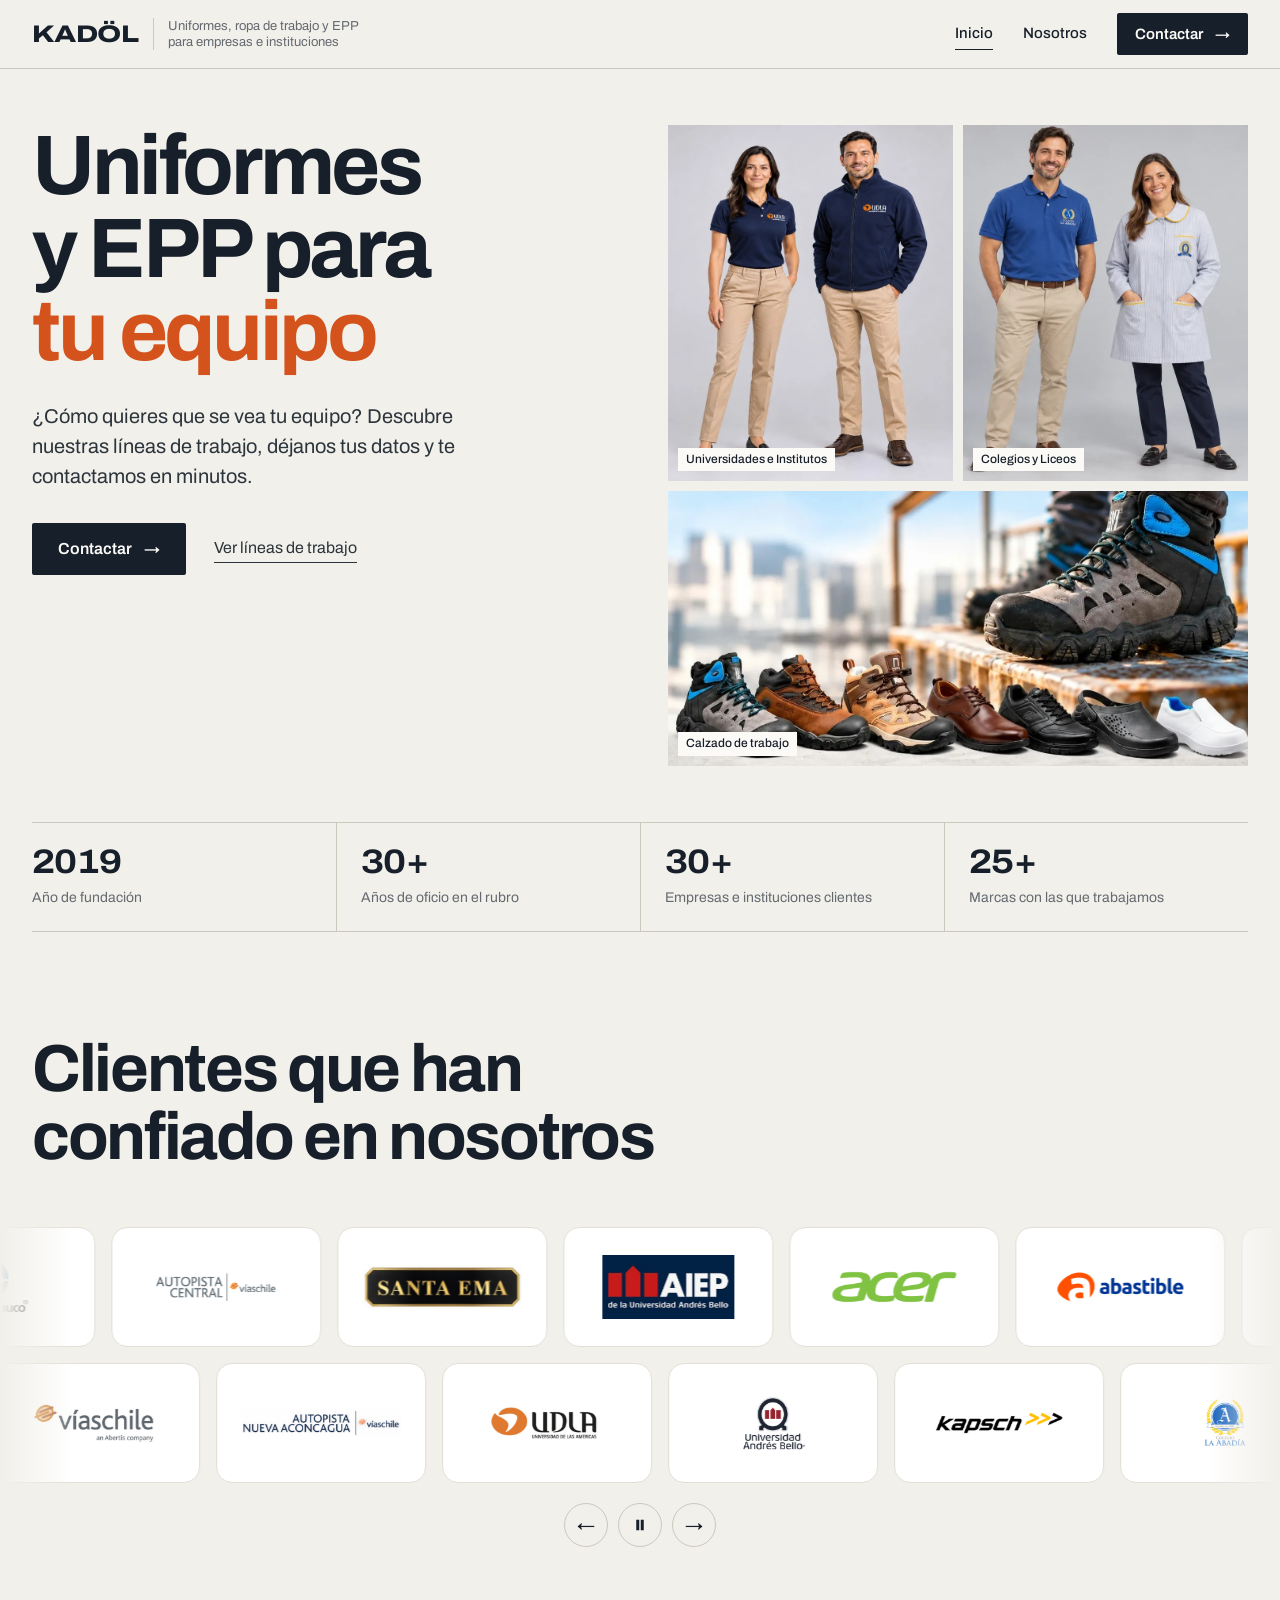
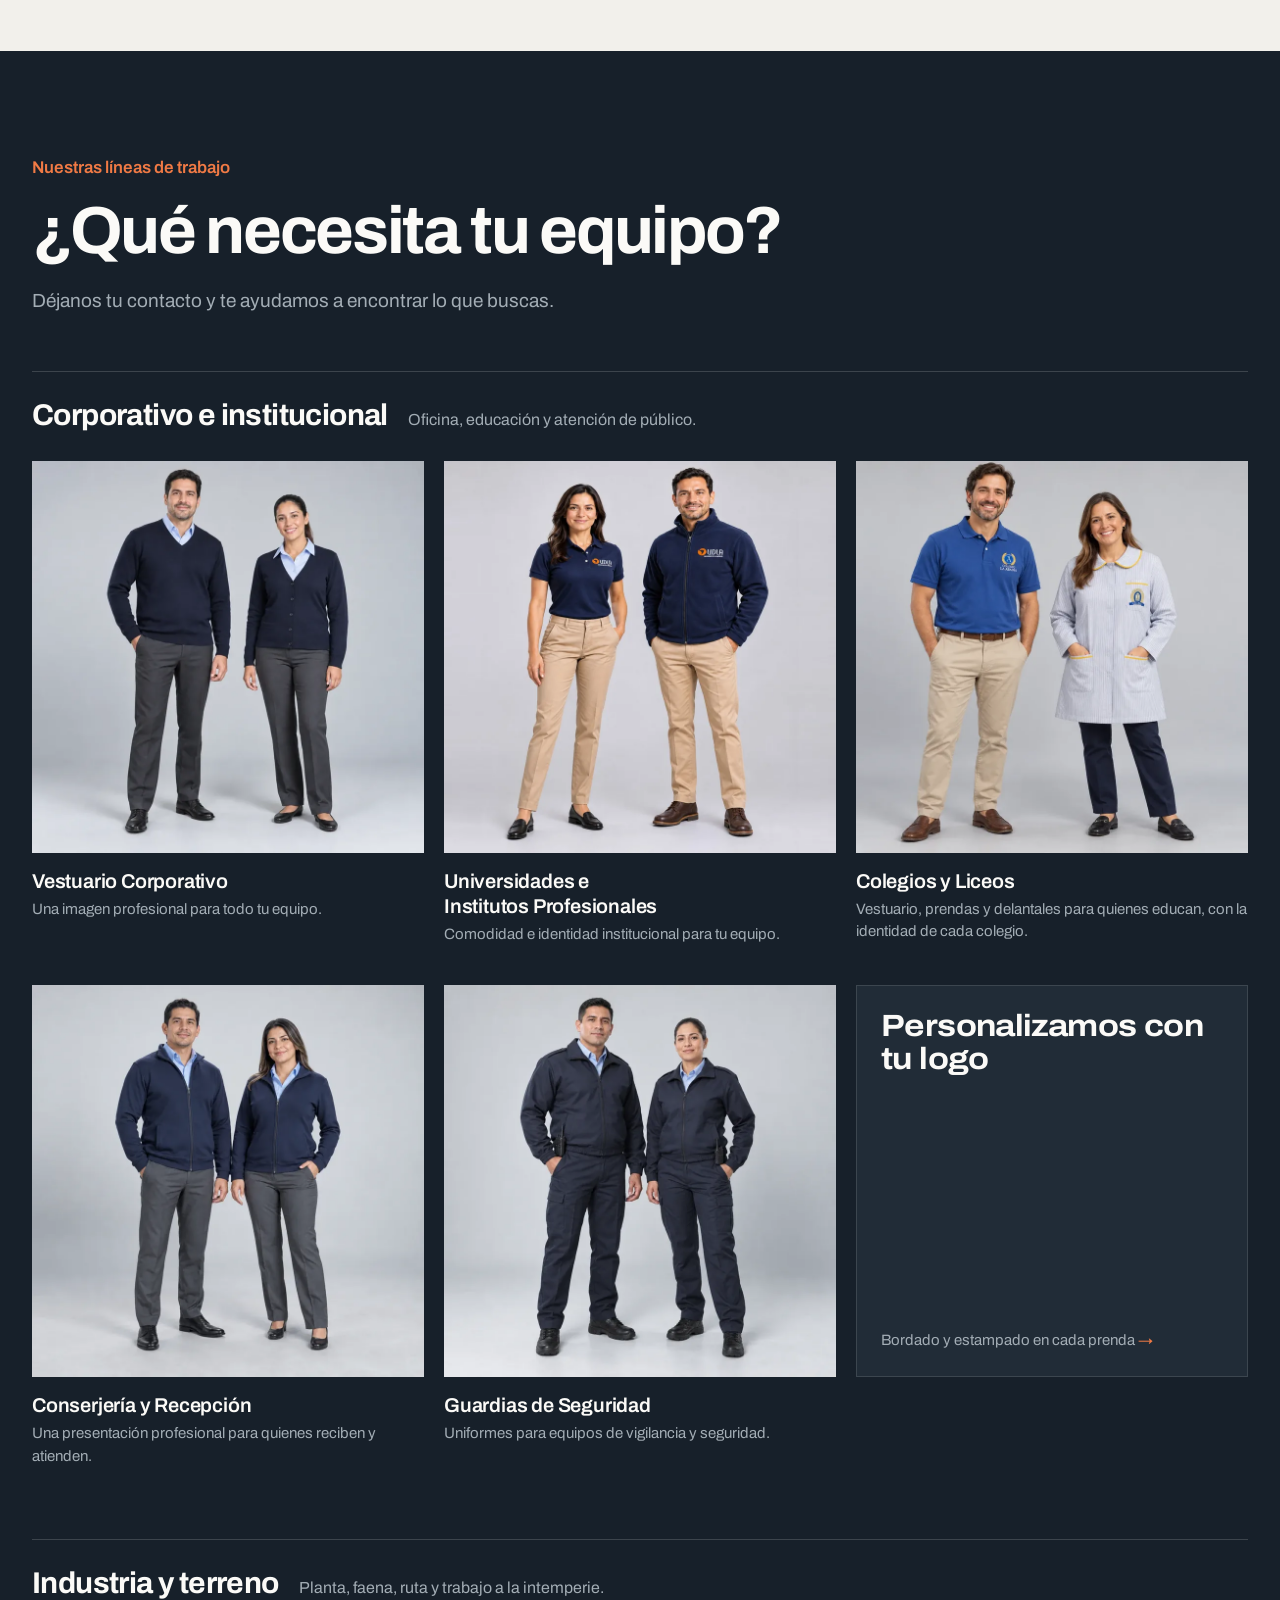
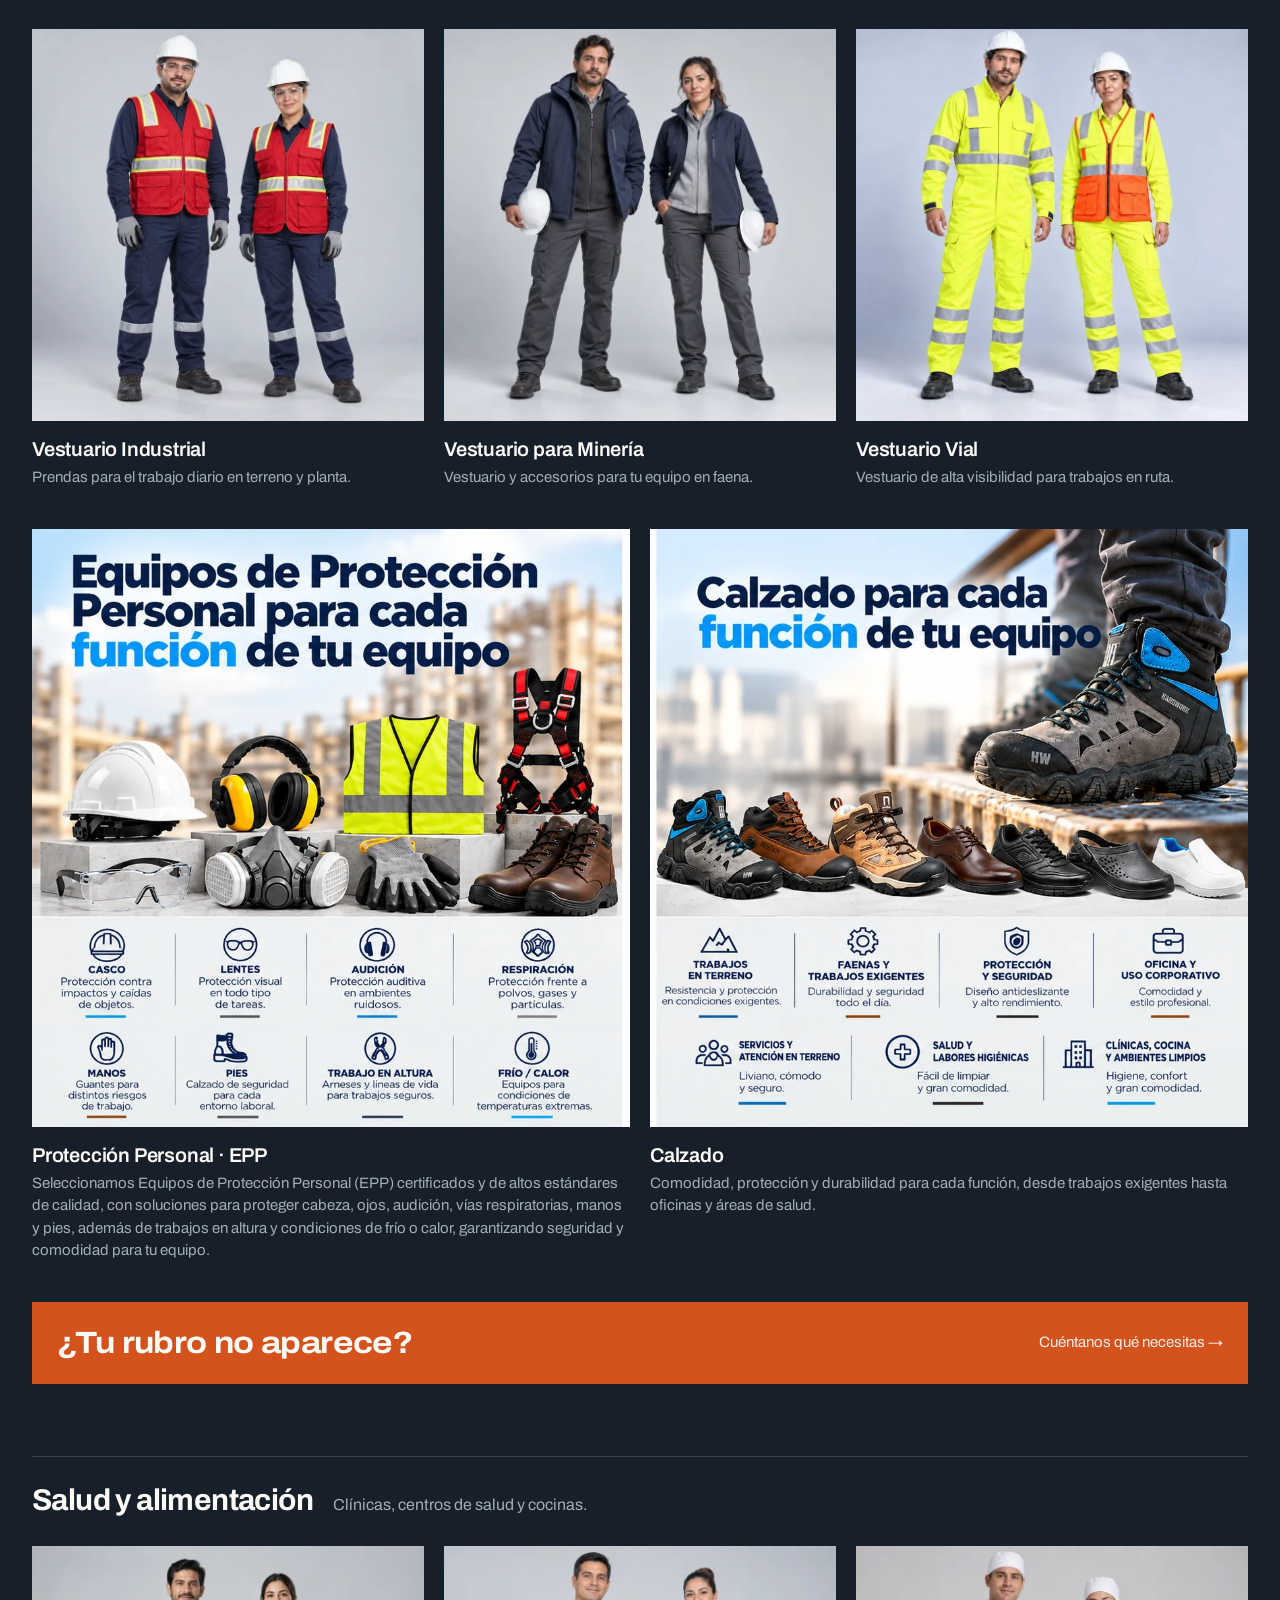
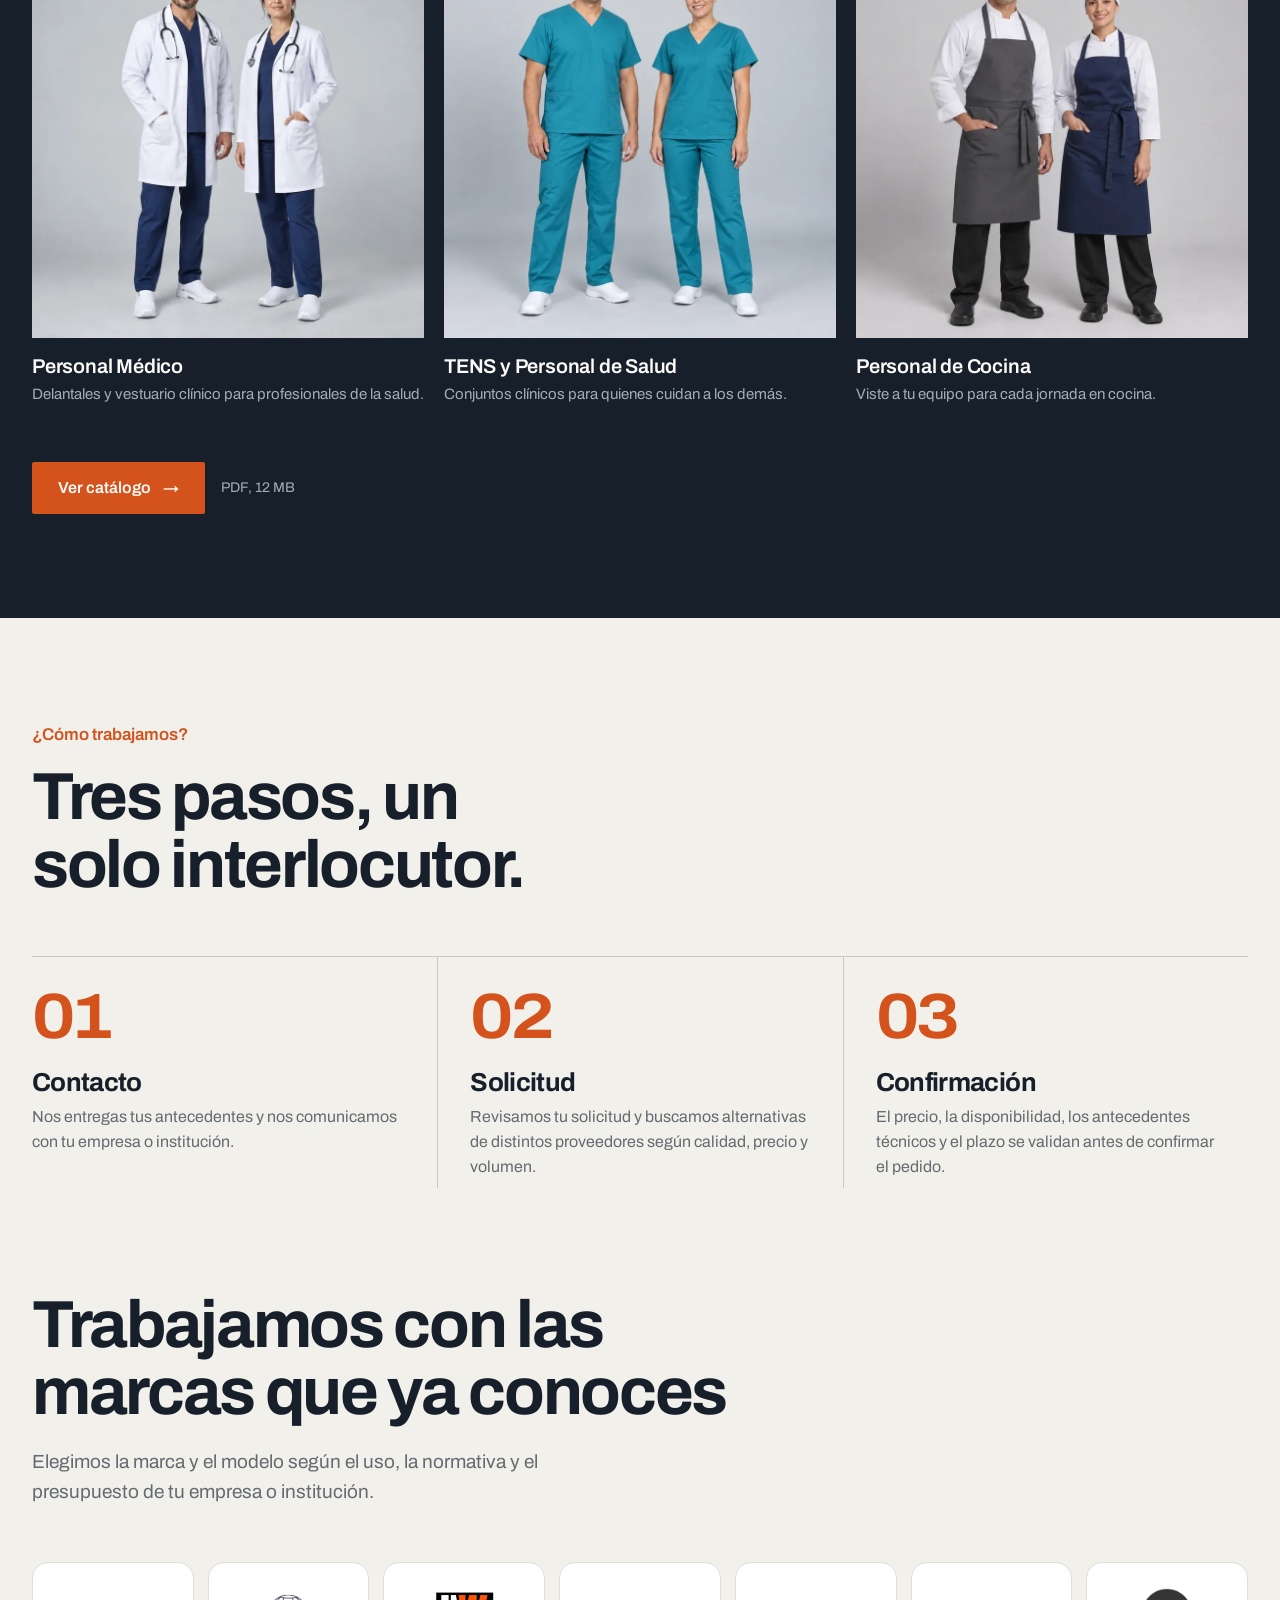
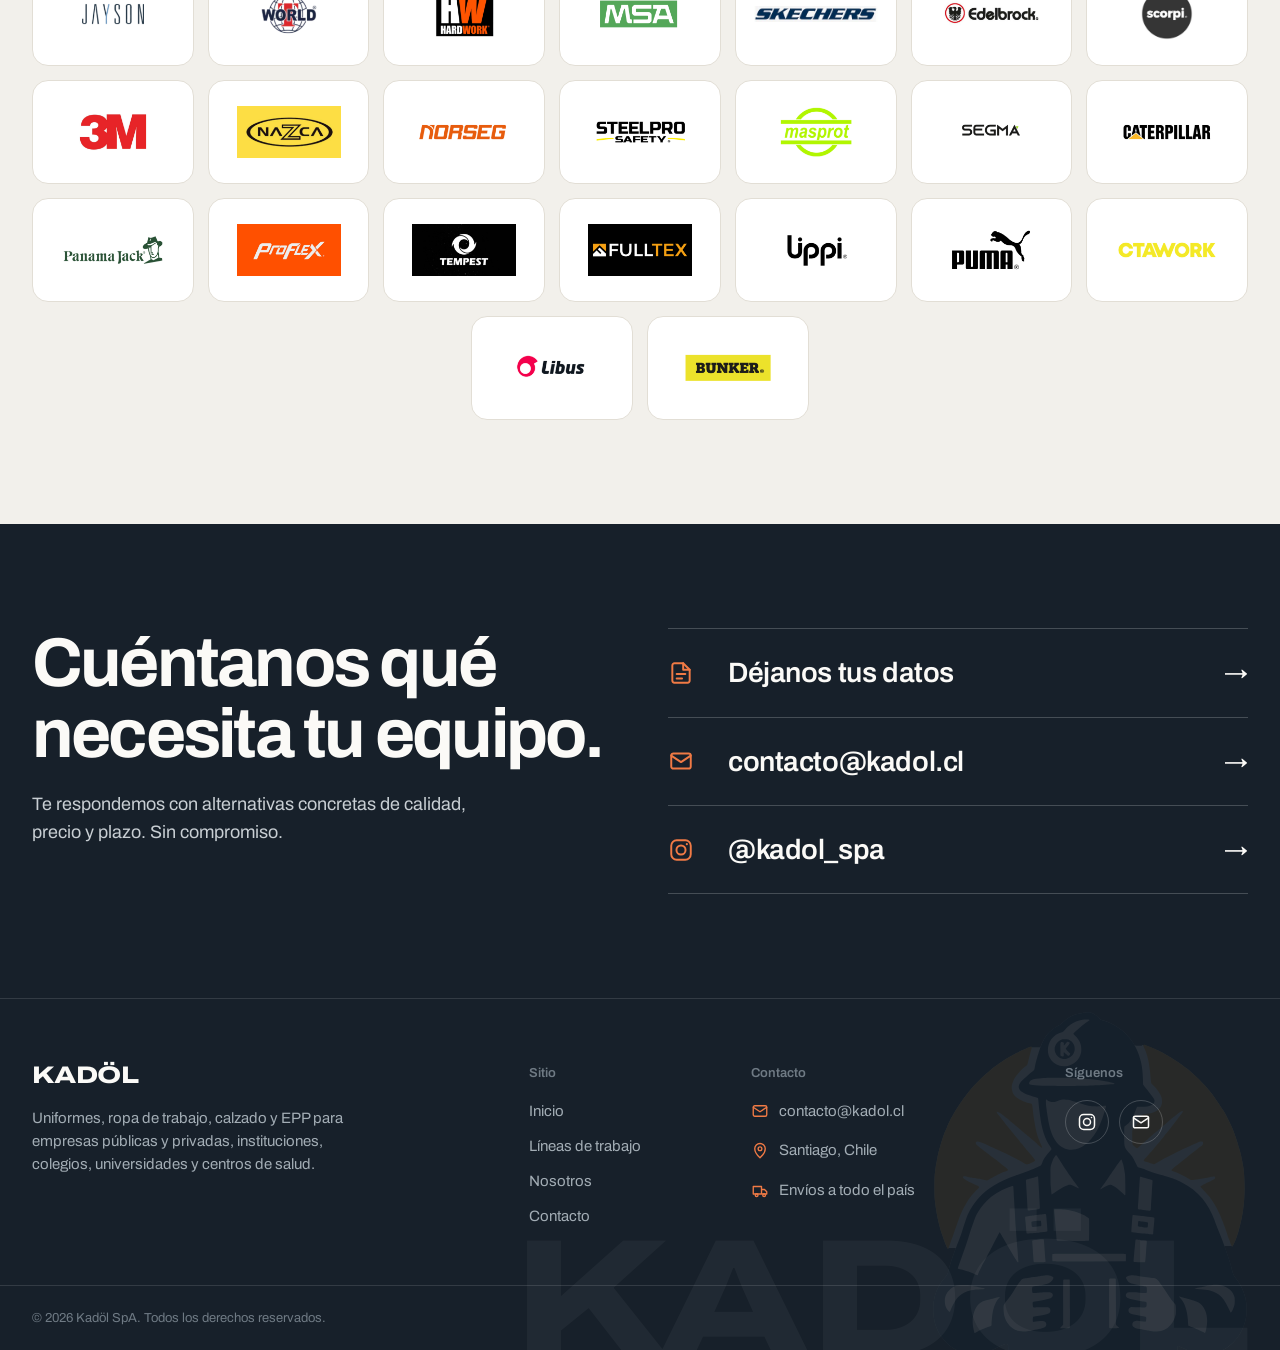
<file: index.html>
<!DOCTYPE html>
<html lang="es-CL">
<head>
  <meta charset="UTF-8">
  <meta name="viewport" content="width=device-width, initial-scale=1">
  <title>Kadöl | Uniformes, ropa de trabajo y EPP para empresas e instituciones</title>
  <meta name="description" content="Vestimos y equipamos a empresas públicas y privadas, instituciones, colegios, universidades y centros de salud. Comparamos proveedores y te entregamos una propuesta con precio y plazo validados.">
  <link rel="canonical" href="https://kadoluniformes.cl/">
  <meta property="og:type" content="website">
  <meta property="og:locale" content="es_CL">
  <meta property="og:site_name" content="Kadöl">
  <meta property="og:title" content="Kadöl | Uniformes, ropa de trabajo y EPP para empresas e instituciones">
  <meta property="og:description" content="Vestimos y equipamos a empresas públicas y privadas, instituciones, colegios, universidades y centros de salud. Comparamos proveedores y te entregamos una propuesta con precio y plazo validados.">
  <meta property="og:url" content="https://kadoluniformes.cl/">
  <meta property="og:image" content="https://kadoluniformes.cl/assets/img/og-kadol.jpg">
  <meta name="theme-color" content="#f2f0eb">
  <link rel="icon" href="/favicon.ico" sizes="48x48">
  <link rel="icon" href="/assets/img/favicon.svg" type="image/svg+xml">
  <link rel="icon" href="/assets/img/favicon-192.png" type="image/png" sizes="192x192">
  <link rel="apple-touch-icon" href="/assets/img/apple-touch-icon.png">
  <link rel="preconnect" href="https://fonts.googleapis.com">
  <link rel="preconnect" href="https://fonts.gstatic.com" crossorigin>
  <link href="https://fonts.googleapis.com/css2?family=Archivo:wdth,wght@100..125,400..800&amp;display=swap" rel="stylesheet">
  <link rel="stylesheet" href="assets/css/site.css">
  <script type="application/ld+json">
  {"@context":"https://schema.org","@type":"Organization","name":"Kadöl SpA","alternateName":"Kadol","url":"https://kadoluniformes.cl/","email":"contacto@kadol.cl","sameAs":["https://www.instagram.com/kadol_spa/"],"foundingDate":"2019","address":{"@type":"PostalAddress","addressLocality":"Santiago","addressCountry":"CL"},"description":"Uniformes corporativos, ropa de trabajo, calzado y EPP para empresas e instituciones en Chile."}
  </script>
</head>
<body>
  <header class="site-header">
    <div class="wrap">
      <a href="./" class="brand" aria-label="Kadöl, inicio">
        <span class="wordmark">KADÖL</span>
        <span class="brand-desc">Uniformes, ropa de trabajo y EPP<br>para empresas e instituciones</span>
      </a>
      <nav class="nav" aria-label="Principal">
        <a href="./" aria-current="page">Inicio</a>
        <a href="nosotros.html">Nosotros</a>
        <a href="contacto.html" class="btn">Contactar <span class="arr" aria-hidden="true">→</span></a>
      </nav>
    </div>
  </header>

  <main>
    <section class="cover">
      <div class="wrap">
        <div class="cover-grid">
          <div class="cover-copy">
            <h1>Uniformes y EPP para <span>tu equipo</span></h1>
            <p class="cover-lead">¿Cómo quieres que se vea tu equipo? Descubre nuestras líneas de trabajo, déjanos tus datos y te contactamos en minutos.</p>
            <div class="cover-actions">
              <a href="contacto.html" class="btn">Contactar <span class="arr" aria-hidden="true">→</span></a>
              <a href="#lineas" class="link">Ver líneas de trabajo</a>
            </div>
          </div>
          <div class="cover-plates">
            <figure class="plate"><img src="assets/img/portada-universidades.webp" alt="Polera y polar institucional bordados" width="720" height="900" fetchpriority="high"><figcaption>Universidades e Institutos</figcaption></figure>
            <figure class="plate"><img src="assets/img/portada-colegios.webp" alt="Polera y delantal escolar bordados" width="720" height="900" fetchpriority="high"><figcaption>Colegios y Liceos</figcaption></figure>
            <figure class="plate plate--wide"><img src="assets/img/portada-calzado.webp" alt="Botas de seguridad, zapatos formales, zapatillas y calzado clínico" width="1440" height="682"><figcaption>Calzado de trabajo</figcaption></figure>
          </div>
        </div>
        <ul class="facts">
          <li><strong>2019</strong><span>Año de fundación</span></li>
          <li><strong>30+</strong><span>Años de oficio en el rubro</span></li>
          <li><strong>30+</strong><span>Empresas e instituciones clientes</span></li>
          <li><strong>25+</strong><span>Marcas con las que trabajamos</span></li>
        </ul>
      </div>
    </section>

    <section class="sec" aria-labelledby="clientes-title">
      <div class="wrap">
        <div class="sec-head"><h2 id="clientes-title">Clientes que han confiado en nosotros</h2></div>
      </div>
      <div class="marquee">
        <div class="marquee-row" style="--dur:82.5s">
          <div class="marquee-track">
            <div class="marquee-set"><div class="logo-card"><img src="assets/logos-clientes/pa.png" alt="Parque Arauco" decoding="async"></div><div class="logo-card"><img src="assets/logos-clientes/autopista-central.png" alt="Autopista Central" decoding="async"></div><div class="logo-card"><img src="assets/logos-clientes/santa-ema.png" alt="Santa Ema" decoding="async"></div><div class="logo-card"><img src="assets/logos-clientes/aiep.png" alt="AIEP" decoding="async"></div><div class="logo-card"><img src="assets/logos-clientes/acer.png" alt="Acer" decoding="async"></div><div class="logo-card"><img src="assets/logos-clientes/abastible.png" alt="Abastible" decoding="async"></div><div class="logo-card"><img src="assets/logos-clientes/asus.png" alt="Asus" decoding="async"></div><div class="logo-card"><img src="assets/logos-clientes/autokas.png" alt="Autokas" decoding="async"></div><div class="logo-card"><img src="assets/logos-clientes/cinepolis.png" alt="Cinépolis" decoding="async"></div><div class="logo-card"><img src="assets/logos-clientes/cruz-andes.png" alt="Cruz de los Andes" decoding="async"></div><div class="logo-card"><img src="assets/logos-clientes/fch.png" alt="Fundación Chile" decoding="async"></div><div class="logo-card"><img src="assets/logos-clientes/henkel.png" alt="Henkel" decoding="async"></div><div class="logo-card"><img src="assets/logos-clientes/plazalyon.png" alt="Plaza Lyon" decoding="async"></div><div class="logo-card"><img src="assets/logos-clientes/rindegastos.png" alt="Rindegastos" decoding="async"></div><div class="logo-card"><img src="assets/logos-clientes/sofruco.png" alt="Sofruco" decoding="async"></div><div class="logo-card"><img src="assets/logos-clientes/vinalaros.png" alt="Viña La Rosa" decoding="async"></div></div>
            <div class="marquee-set" aria-hidden="true"><div class="logo-card"><img src="assets/logos-clientes/pa.png" alt="" decoding="async"></div><div class="logo-card"><img src="assets/logos-clientes/autopista-central.png" alt="" decoding="async"></div><div class="logo-card"><img src="assets/logos-clientes/santa-ema.png" alt="" decoding="async"></div><div class="logo-card"><img src="assets/logos-clientes/aiep.png" alt="" decoding="async"></div><div class="logo-card"><img src="assets/logos-clientes/acer.png" alt="" decoding="async"></div><div class="logo-card"><img src="assets/logos-clientes/abastible.png" alt="" decoding="async"></div><div class="logo-card"><img src="assets/logos-clientes/asus.png" alt="" decoding="async"></div><div class="logo-card"><img src="assets/logos-clientes/autokas.png" alt="" decoding="async"></div><div class="logo-card"><img src="assets/logos-clientes/cinepolis.png" alt="" decoding="async"></div><div class="logo-card"><img src="assets/logos-clientes/cruz-andes.png" alt="" decoding="async"></div><div class="logo-card"><img src="assets/logos-clientes/fch.png" alt="" decoding="async"></div><div class="logo-card"><img src="assets/logos-clientes/henkel.png" alt="" decoding="async"></div><div class="logo-card"><img src="assets/logos-clientes/plazalyon.png" alt="" decoding="async"></div><div class="logo-card"><img src="assets/logos-clientes/rindegastos.png" alt="" decoding="async"></div><div class="logo-card"><img src="assets/logos-clientes/sofruco.png" alt="" decoding="async"></div><div class="logo-card"><img src="assets/logos-clientes/vinalaros.png" alt="" decoding="async"></div></div>
          </div>
        </div>
        <div class="marquee-row" style="--dur:81.8s">
          <div class="marquee-track">
            <div class="marquee-set"><div class="logo-card"><img src="assets/logos-clientes/wintec.png" alt="Wintec" decoding="async"></div><div class="logo-card"><img src="assets/logos-clientes/viaschile.png" alt="Vías Chile" decoding="async"></div><div class="logo-card"><img src="assets/logos-clientes/autopista-aconcagua.png" alt="Autopista Nueva Aconcagua" decoding="async"></div><div class="logo-card"><img src="assets/logos-clientes/udla.png" alt="UDLA" decoding="async"></div><div class="logo-card"><img src="assets/logos-clientes/unab.png" alt="UNAB" decoding="async"></div><div class="logo-card"><img src="assets/logos-clientes/kapsch.png" alt="Kapsch" decoding="async"></div><div class="logo-card"><img src="assets/logos-clientes/colegio-abadia.png" alt="Colegio La Abadía" decoding="async"></div><div class="logo-card"><img src="assets/logos-clientes/28.png" alt="Altimec" decoding="async"></div><div class="logo-card"><img src="assets/logos-clientes/bekron.png" alt="Bekron" decoding="async"></div><div class="logo-card"><img src="assets/logos-clientes/citron.png" alt="Citroën" decoding="async"></div><div class="logo-card"><img src="assets/logos-clientes/diazol.png" alt="Diazol" decoding="async"></div><div class="logo-card"><img src="assets/logos-clientes/fundacionpaula.png" alt="Fundación Paula" decoding="async"></div><div class="logo-card"><img src="assets/logos-clientes/netgroup.png" alt="Netgroup" decoding="async"></div><div class="logo-card"><img src="assets/logos-clientes/portia.png" alt="Portia" decoding="async"></div><div class="logo-card"><img src="assets/logos-clientes/shopic.png" alt="Shopic" decoding="async"></div><div class="logo-card"><img src="assets/logos-clientes/uvm.png" alt="UVM" decoding="async"></div><div class="logo-card"><img src="assets/logos-clientes/chanel.png" alt="Chanel" decoding="async"></div></div>
            <div class="marquee-set" aria-hidden="true"><div class="logo-card"><img src="assets/logos-clientes/wintec.png" alt="" decoding="async"></div><div class="logo-card"><img src="assets/logos-clientes/viaschile.png" alt="" decoding="async"></div><div class="logo-card"><img src="assets/logos-clientes/autopista-aconcagua.png" alt="" decoding="async"></div><div class="logo-card"><img src="assets/logos-clientes/udla.png" alt="" decoding="async"></div><div class="logo-card"><img src="assets/logos-clientes/unab.png" alt="" decoding="async"></div><div class="logo-card"><img src="assets/logos-clientes/kapsch.png" alt="" decoding="async"></div><div class="logo-card"><img src="assets/logos-clientes/colegio-abadia.png" alt="" decoding="async"></div><div class="logo-card"><img src="assets/logos-clientes/28.png" alt="" decoding="async"></div><div class="logo-card"><img src="assets/logos-clientes/bekron.png" alt="" decoding="async"></div><div class="logo-card"><img src="assets/logos-clientes/citron.png" alt="" decoding="async"></div><div class="logo-card"><img src="assets/logos-clientes/diazol.png" alt="" decoding="async"></div><div class="logo-card"><img src="assets/logos-clientes/fundacionpaula.png" alt="" decoding="async"></div><div class="logo-card"><img src="assets/logos-clientes/netgroup.png" alt="" decoding="async"></div><div class="logo-card"><img src="assets/logos-clientes/portia.png" alt="" decoding="async"></div><div class="logo-card"><img src="assets/logos-clientes/shopic.png" alt="" decoding="async"></div><div class="logo-card"><img src="assets/logos-clientes/uvm.png" alt="" decoding="async"></div><div class="logo-card"><img src="assets/logos-clientes/chanel.png" alt="" decoding="async"></div></div>
          </div>
        </div>
      </div>
      <div class="marquee-controls" hidden>
        <button type="button" data-marquee="prev" aria-label="Clientes anteriores"><span aria-hidden="true">←</span></button>
        <button type="button" data-marquee="toggle" aria-label="Pausar carrusel"><svg class="icon" viewBox="0 0 24 24" fill="currentColor" aria-hidden="true"><path d="M7 5h4v14H7zM13 5h4v14h-4z"/></svg></button>
        <button type="button" data-marquee="next" aria-label="Más clientes"><span aria-hidden="true">→</span></button>
      </div>
    </section>

    <section class="sec sec--ink" id="lineas" aria-labelledby="lineas-title">
      <div class="wrap">
        <div class="sec-head">
          <span class="kicker">Nuestras líneas de trabajo</span>
          <h2 id="lineas-title">¿Qué necesita tu equipo?</h2>
          <p>Déjanos tu contacto y te ayudamos a encontrar lo que buscas.</p>
        </div>
        <div class="group">
          <div class="group-head"><h3>Corporativo e institucional</h3><p>Oficina, educación y atención de público.</p></div>
          <div class="tiles">
            <a class="tile" href="contacto.html?familia=corporativo">
              <div class="tile-img"><img src="assets/img/familias/corporativo.webp" alt="" width="800" height="800" loading="lazy" decoding="async"></div>
              <div class="tile-cap"><h4>Vestuario Corporativo</h4><span class="arr" aria-hidden="true">→</span><p>Una imagen profesional para todo tu equipo.</p></div>
            </a>
            <a class="tile" href="contacto.html?familia=universidades">
              <div class="tile-img"><img src="assets/img/familias/universidades.webp" alt="" width="800" height="800" loading="lazy" decoding="async"></div>
              <div class="tile-cap"><h4>Universidades e Institutos Profesionales</h4><span class="arr" aria-hidden="true">→</span><p>Comodidad e identidad institucional para tu equipo.</p></div>
            </a>
            <a class="tile" href="contacto.html?familia=colegios">
              <div class="tile-img"><img src="assets/img/familias/colegios.webp" alt="" width="800" height="800" loading="lazy" decoding="async"></div>
              <div class="tile-cap"><h4>Colegios y Liceos</h4><span class="arr" aria-hidden="true">→</span><p>Vestuario, prendas y delantales para quienes educan, con la identidad de cada colegio.</p></div>
            </a>
            <a class="tile" href="contacto.html?familia=conserjeria">
              <div class="tile-img"><img src="assets/img/familias/conserjeria.webp" alt="" width="800" height="800" loading="lazy" decoding="async"></div>
              <div class="tile-cap"><h4>Conserjería y Recepción</h4><span class="arr" aria-hidden="true">→</span><p>Una presentación profesional para quienes reciben y atienden.</p></div>
            </a>
            <a class="tile" href="contacto.html?familia=guardias">
              <div class="tile-img"><img src="assets/img/familias/guardias.webp" alt="" width="800" height="800" loading="lazy" decoding="async"></div>
              <div class="tile-cap"><h4>Guardias de Seguridad</h4><span class="arr" aria-hidden="true">→</span><p>Uniformes para equipos de vigilancia y seguridad.</p></div>
            </a>
            <a class="tile" href="contacto.html">
              <div class="tile-type"><b>Personalizamos con tu logo</b><small>Bordado y estampado en cada prenda <span class="arr" aria-hidden="true">→</span></small></div>
            </a>
          </div>
        </div>
        <div class="group">
          <div class="group-head"><h3>Industria y terreno</h3><p>Planta, faena, ruta y trabajo a la intemperie.</p></div>
          <div class="tiles">
            <a class="tile" href="contacto.html?familia=industrial">
              <div class="tile-img"><img src="assets/img/familias/industrial.webp" alt="" width="800" height="800" loading="lazy" decoding="async"></div>
              <div class="tile-cap"><h4>Vestuario Industrial</h4><span class="arr" aria-hidden="true">→</span><p>Prendas para el trabajo diario en terreno y planta.</p></div>
            </a>
            <a class="tile" href="contacto.html?familia=mineria">
              <div class="tile-img"><img src="assets/img/familias/mineria.webp" alt="" width="800" height="800" loading="lazy" decoding="async"></div>
              <div class="tile-cap"><h4>Vestuario para Minería</h4><span class="arr" aria-hidden="true">→</span><p>Vestuario y accesorios para tu equipo en faena.</p></div>
            </a>
            <a class="tile" href="contacto.html?familia=vial">
              <div class="tile-img"><img src="assets/img/familias/vial.webp" alt="" width="800" height="800" loading="lazy" decoding="async"></div>
              <div class="tile-cap"><h4>Vestuario Vial</h4><span class="arr" aria-hidden="true">→</span><p>Vestuario de alta visibilidad para trabajos en ruta.</p></div>
            </a>
            <div class="tile-pair">
              <a class="tile" href="contacto.html?familia=epp">
                <div class="tile-img"><img src="assets/img/familias/epp.webp" alt="Equipos de protección personal: casco, lentes, audición, respiración, manos, pies, altura y frío o calor" width="887" height="887" loading="lazy" decoding="async"></div>
                <div class="tile-cap"><h4>Protección Personal · EPP</h4><span class="arr" aria-hidden="true">→</span><p>Seleccionamos Equipos de Protección Personal (EPP) certificados y de altos estándares de calidad, con soluciones para proteger cabeza, ojos, audición, vías respiratorias, manos y pies, además de trabajos en altura y condiciones de frío o calor, garantizando seguridad y comodidad para tu equipo.</p></div>
              </a>
              <a class="tile" href="contacto.html?familia=calzado">
                <div class="tile-img"><img src="assets/img/familias/calzado.webp" alt="Calzado de seguridad, de trabajo y ejecutivo para cada función" width="887" height="887" loading="lazy" decoding="async"></div>
                <div class="tile-cap"><h4>Calzado</h4><span class="arr" aria-hidden="true">→</span><p>Comodidad, protección y durabilidad para cada función, desde trabajos exigentes hasta oficinas y áreas de salud.</p></div>
              </a>
            </div>
            <a class="tile tile--ask" href="contacto.html">
              <div class="tile-type"><b>¿Tu rubro no aparece?</b><small>Cuéntanos qué necesitas <span class="arr" aria-hidden="true">→</span></small></div>
            </a>
          </div>
        </div>
        <div class="group">
          <div class="group-head"><h3>Salud y alimentación</h3><p>Clínicas, centros de salud y cocinas.</p></div>
          <div class="tiles">
            <a class="tile" href="contacto.html?familia=medico">
              <div class="tile-img"><img src="assets/img/familias/medico.webp" alt="" width="800" height="800" loading="lazy" decoding="async"></div>
              <div class="tile-cap"><h4>Personal Médico</h4><span class="arr" aria-hidden="true">→</span><p>Delantales y vestuario clínico para profesionales de la salud.</p></div>
            </a>
            <a class="tile" href="contacto.html?familia=tens">
              <div class="tile-img"><img src="assets/img/familias/tens.webp" alt="" width="800" height="800" loading="lazy" decoding="async"></div>
              <div class="tile-cap"><h4>TENS y Personal de Salud</h4><span class="arr" aria-hidden="true">→</span><p>Conjuntos clínicos para quienes cuidan a los demás.</p></div>
            </a>
            <a class="tile" href="contacto.html?familia=cocina">
              <div class="tile-img"><img src="assets/img/familias/cocina.webp" alt="" width="800" height="800" loading="lazy" decoding="async"></div>
              <div class="tile-cap"><h4>Personal de Cocina</h4><span class="arr" aria-hidden="true">→</span><p>Viste a tu equipo para cada jornada en cocina.</p></div>
            </a>
          </div>
        </div>
        <p class="catalog-cta"><a href="assets/catalogo-kadol-2025.pdf" class="btn" target="_blank" rel="noopener">Ver catálogo <span class="arr" aria-hidden="true">→</span></a><span>PDF, 12 MB</span></p>
      </div>
    </section>

    <section class="sec" aria-labelledby="proceso-title">
      <div class="wrap">
        <div class="sec-head">
          <span class="kicker">¿Cómo trabajamos?</span>
          <h2 id="proceso-title">Tres pasos, un solo interlocutor.</h2>
        </div>
        <ol class="steps">
          <li><span class="num">01</span><h3>Contacto</h3><p>Nos entregas tus antecedentes y nos comunicamos con tu empresa o institución.</p></li>
          <li><span class="num">02</span><h3>Solicitud</h3><p>Revisamos tu solicitud y buscamos alternativas de distintos proveedores según calidad, precio y volumen.</p></li>
          <li><span class="num">03</span><h3>Confirmación</h3><p>El precio, la disponibilidad, los antecedentes técnicos y el plazo se validan antes de confirmar el pedido.</p></li>
        </ol>
      </div>
    </section>

    <section class="sec sec--flush" aria-labelledby="marcas-title">
      <div class="wrap">
        <div class="sec-head">
          <h2 id="marcas-title">Trabajamos con las marcas que ya conoces</h2>
          <p>Elegimos la marca y el modelo según el uso, la normativa y el presupuesto de tu empresa o institución.</p>
        </div>
        <ul class="brand-grid">
          <li class="logo-card"><img src="assets/img/logos-marcas/jayson.png" alt="Jayson" loading="lazy" decoding="async"></li>
          <li class="logo-card"><img src="assets/img/logos-marcas/tworld.png" alt="T-World" loading="lazy" decoding="async"></li>
          <li class="logo-card"><img src="assets/img/logos-marcas/hardwork.png" alt="Hardwork" loading="lazy" decoding="async"></li>
          <li class="logo-card"><img src="assets/img/logos-marcas/msa.png" alt="MSA" loading="lazy" decoding="async"></li>
          <li class="logo-card"><img src="assets/img/logos-marcas/skechers.png" alt="Skechers" loading="lazy" decoding="async"></li>
          <li class="logo-card"><img src="assets/img/logos-marcas/edelbrok.png" alt="Edelbrok" loading="lazy" decoding="async"></li>
          <li class="logo-card"><img src="assets/img/logos-marcas/scorpi.png" alt="Scorpi" loading="lazy" decoding="async"></li>
          <li class="logo-card"><img src="assets/img/logos-marcas/3m.png" alt="3M" loading="lazy" decoding="async"></li>
          <li class="logo-card"><img src="assets/img/logos-marcas/nazca.png" alt="Nazca" loading="lazy" decoding="async"></li>
          <li class="logo-card"><img src="assets/img/logos-marcas/norseg.png" alt="Norseg" loading="lazy" decoding="async"></li>
          <li class="logo-card"><img src="assets/img/logos-marcas/steelpro.png" alt="Steelpro" loading="lazy" decoding="async"></li>
          <li class="logo-card"><img src="assets/img/logos-marcas/masprot.png" alt="Masprot" loading="lazy" decoding="async"></li>
          <li class="logo-card"><img src="assets/img/logos-marcas/segma.png" alt="Segma" loading="lazy" decoding="async"></li>
          <li class="logo-card"><img src="assets/img/logos-marcas/caterpillar.png" alt="Caterpillar" loading="lazy" decoding="async"></li>
          <li class="logo-card"><img src="assets/img/logos-marcas/panama.png" alt="Panama Jack" loading="lazy" decoding="async"></li>
          <li class="logo-card"><img src="assets/img/logos-marcas/proflex.png" alt="Proflex" loading="lazy" decoding="async"></li>
          <li class="logo-card"><img src="assets/img/logos-marcas/tempest.png" alt="Tempest" loading="lazy" decoding="async"></li>
          <li class="logo-card"><img src="assets/img/logos-marcas/fulltex.png" alt="Fulltex" loading="lazy" decoding="async"></li>
          <li class="logo-card"><img src="assets/img/logos-marcas/lippi.png" alt="Lippi" loading="lazy" decoding="async"></li>
          <li class="logo-card"><img src="assets/img/logos-marcas/puma.png" alt="Puma" loading="lazy" decoding="async"></li>
          <li class="logo-card"><img src="assets/img/logos-marcas/ctawork.png" alt="CTA Work" loading="lazy" decoding="async"></li>
          <li class="logo-card"><img src="assets/img/logos-marcas/libus.png" alt="Libus" loading="lazy" decoding="async"></li>
          <li class="logo-card"><img src="assets/img/logos-marcas/bunker.png" alt="Bunker" loading="lazy" decoding="async"></li>
        </ul>
      </div>
    </section>

    <section class="close" aria-labelledby="close-title">
      <div class="wrap">
        <div>
          <h2 id="close-title">Cuéntanos qué necesita tu equipo.</h2>
          <p>Te respondemos con alternativas concretas de calidad, precio y plazo. Sin compromiso.</p>
        </div>
        <div class="channels">
          <a href="contacto.html"><svg class="icon" viewBox="0 0 24 24" fill="none" stroke="currentColor" stroke-width="1.8" stroke-linecap="round" stroke-linejoin="round" aria-hidden="true"><path d="M14 3H6a2 2 0 0 0-2 2v14a2 2 0 0 0 2 2h12a2 2 0 0 0 2-2V9z"/><path d="M14 3v6h6M8 13h8M8 17h5"/></svg><strong>Déjanos tus datos</strong><span class="arr" aria-hidden="true">→</span></a>
          <a href="mailto:contacto@kadol.cl"><span class="sr-only">Correo: </span><svg class="icon" viewBox="0 0 24 24" fill="none" stroke="currentColor" stroke-width="1.8" stroke-linecap="round" stroke-linejoin="round" aria-hidden="true"><rect x="3" y="5" width="18" height="14" rx="2"/><path d="m3 7 9 6 9-6"/></svg><strong>contacto@kadol.cl</strong><span class="arr" aria-hidden="true">→</span></a>
          <a href="https://www.instagram.com/kadol_spa/" target="_blank" rel="noopener"><span class="sr-only">Instagram: </span><svg class="icon" viewBox="0 0 24 24" fill="none" stroke="currentColor" stroke-width="1.8" stroke-linecap="round" stroke-linejoin="round" aria-hidden="true"><rect x="3" y="3" width="18" height="18" rx="5"/><circle cx="12" cy="12" r="4.2"/><circle cx="17.4" cy="6.6" r="1" fill="currentColor" stroke="none"/></svg><strong>@kadol_spa</strong><span class="arr" aria-hidden="true">→</span></a>
        </div>
      </div>
    </section>
  </main>

  <footer class="site-footer">
    <div class="wrap footer-grid">
      <div class="footer-about">
        <a href="./" class="wordmark">KADÖL</a>
        <p>Uniformes, ropa de trabajo, calzado y EPP para empresas públicas y privadas, instituciones, colegios, universidades y centros de salud.</p>
      </div>
      <nav aria-label="Sitio">
        <p class="footer-title">Sitio</p>
        <ul class="footer-list">
          <li><a href="./">Inicio</a></li>
          <li><a href="./#lineas">Líneas de trabajo</a></li>
          <li><a href="nosotros.html">Nosotros</a></li>
          <li><a href="contacto.html">Contacto</a></li>
        </ul>
      </nav>
      <div>
        <p class="footer-title">Contacto</p>
        <ul class="footer-list">
          <li><a href="mailto:contacto@kadol.cl"><svg class="icon" viewBox="0 0 24 24" fill="none" stroke="currentColor" stroke-width="1.8" stroke-linecap="round" stroke-linejoin="round" aria-hidden="true"><rect x="3" y="5" width="18" height="14" rx="2"/><path d="m3 7 9 6 9-6"/></svg>contacto@kadol.cl</a></li>
          <li><span><svg class="icon" viewBox="0 0 24 24" fill="none" stroke="currentColor" stroke-width="1.8" stroke-linecap="round" stroke-linejoin="round" aria-hidden="true"><path d="M12 21s-7-6.2-7-12a7 7 0 1 1 14 0c0 5.8-7 12-7 12Z"/><circle cx="12" cy="9" r="2.5"/></svg>Santiago, Chile</span></li>
          <li><span><svg class="icon" viewBox="0 0 24 24" fill="none" stroke="currentColor" stroke-width="1.8" stroke-linecap="round" stroke-linejoin="round" aria-hidden="true"><path d="M3 6h11v10H3zM14 10h4l3 3v3h-7z"/><circle cx="7.5" cy="17.5" r="1.8"/><circle cx="17.5" cy="17.5" r="1.8"/></svg>Envíos a todo el país</span></li>
        </ul>
      </div>
      <div>
        <p class="footer-title">Síguenos</p>
        <div class="social">
          <a href="https://www.instagram.com/kadol_spa/" target="_blank" rel="noopener" aria-label="Instagram de Kadöl"><svg class="icon" viewBox="0 0 24 24" fill="none" stroke="currentColor" stroke-width="1.8" stroke-linecap="round" stroke-linejoin="round" aria-hidden="true"><rect x="3" y="3" width="18" height="18" rx="5"/><circle cx="12" cy="12" r="4.2"/><circle cx="17.4" cy="6.6" r="1" fill="currentColor" stroke="none"/></svg></a>
          <a href="mailto:contacto@kadol.cl" aria-label="Correo de Kadöl"><svg class="icon" viewBox="0 0 24 24" fill="none" stroke="currentColor" stroke-width="1.8" stroke-linecap="round" stroke-linejoin="round" aria-hidden="true"><rect x="3" y="5" width="18" height="14" rx="2"/><path d="m3 7 9 6 9-6"/></svg></a>
        </div>
      </div>
    </div>
    <div class="wrap footer-bottom">&copy; <span data-year>2026</span> Kadöl SpA. Todos los derechos reservados.</div>
  </footer>

  <script>
    (function () {
      var marquee = document.querySelector('.marquee');
      if (!marquee || window.matchMedia('(prefers-reduced-motion: reduce)').matches) return;
      var controls = document.querySelector('.marquee-controls');
      var toggle = controls.querySelector('[data-marquee="toggle"]');
      var ICON_PAUSE = '<path d="M7 5h4v14H7zM13 5h4v14h-4z"/>';
      var ICON_PLAY = '<path d="M8 5v14l11-7z"/>';
      var FRICTION = 3;
      var MAX_SPEED = 3000;
      var playing = true;
      var hovering = false;
      var last = 0;

      var rows = Array.prototype.map.call(marquee.querySelectorAll('.marquee-row'), function (el) {
        var row = {
          el: el,
          track: el.querySelector('.marquee-track'),
          set: el.querySelector('.marquee-set'),
          dur: parseFloat(el.style.getPropertyValue('--dur')) || 80,
          width: 0, x: 0, boost: 0, held: false
        };
        var startX = 0, startOffset = 0, lastX = 0, lastT = 0, speed = 0;

        el.addEventListener('pointerdown', function (e) {
          if (e.button !== 0) return;
          row.held = true;
          row.boost = 0;
          startX = lastX = e.clientX;
          startOffset = row.x;
          lastT = e.timeStamp;
          speed = 0;
          el.setPointerCapture(e.pointerId);
          el.classList.add('is-dragging');
        });
        el.addEventListener('pointermove', function (e) {
          if (!row.held) return;
          row.x = startOffset - (e.clientX - startX);
          var dt = (e.timeStamp - lastT) / 1000;
          if (dt > 0) speed = (lastX - e.clientX) / dt;
          lastX = e.clientX;
          lastT = e.timeStamp;
        });
        function release(e) {
          if (!row.held) return;
          row.held = false;
          el.classList.remove('is-dragging');
          // Solo hay impulso si el dedo seguía moviéndose al soltar
          if (e.type === 'pointerup' && e.timeStamp - lastT < 100) {
            row.boost = Math.max(-MAX_SPEED, Math.min(MAX_SPEED, speed));
          }
        }
        el.addEventListener('pointerup', release);
        el.addEventListener('pointercancel', release);
        return row;
      });

      function measure() {
        rows.forEach(function (row) { row.width = row.set.getBoundingClientRect().width; });
      }

      function frame(now) {
        var dt = Math.min((now - last) / 1000, 0.05);
        last = now;
        rows.forEach(function (row) {
          if (!row.width) return;
          if (!row.held) {
            var auto = playing && !hovering ? row.width / row.dur : 0;
            row.x += (auto + row.boost) * dt;
            row.boost *= Math.exp(-FRICTION * dt);
            if (Math.abs(row.boost) < 1) row.boost = 0;
          }
          var x = ((row.x % row.width) + row.width) % row.width;
          row.track.style.transform = 'translate3d(' + -x + 'px,0,0)';
        });
        requestAnimationFrame(frame);
      }

      function nudge(direction) {
        rows.forEach(function (row) {
          var step = row.set.firstElementChild.offsetWidth * 2;
          row.boost += direction * step * FRICTION;
        });
      }

      marquee.addEventListener('pointerenter', function (e) { hovering = e.pointerType === 'mouse'; });
      marquee.addEventListener('pointerleave', function () { hovering = false; });
      controls.querySelector('[data-marquee="prev"]').addEventListener('click', function () { nudge(-1); });
      controls.querySelector('[data-marquee="next"]').addEventListener('click', function () { nudge(1); });
      toggle.addEventListener('click', function () {
        playing = !playing;
        toggle.setAttribute('aria-label', playing ? 'Pausar carrusel' : 'Reanudar carrusel');
        toggle.querySelector('svg').innerHTML = playing ? ICON_PAUSE : ICON_PLAY;
      });
      window.addEventListener('resize', measure);

      measure();
      marquee.classList.add('is-live');
      controls.hidden = false;
      requestAnimationFrame(function (now) { last = now; frame(now); });
    })();
  </script>
  <script>document.querySelectorAll('[data-year]').forEach(function (n) { n.textContent = new Date().getFullYear(); });</script>
</body>
</html>
</file>
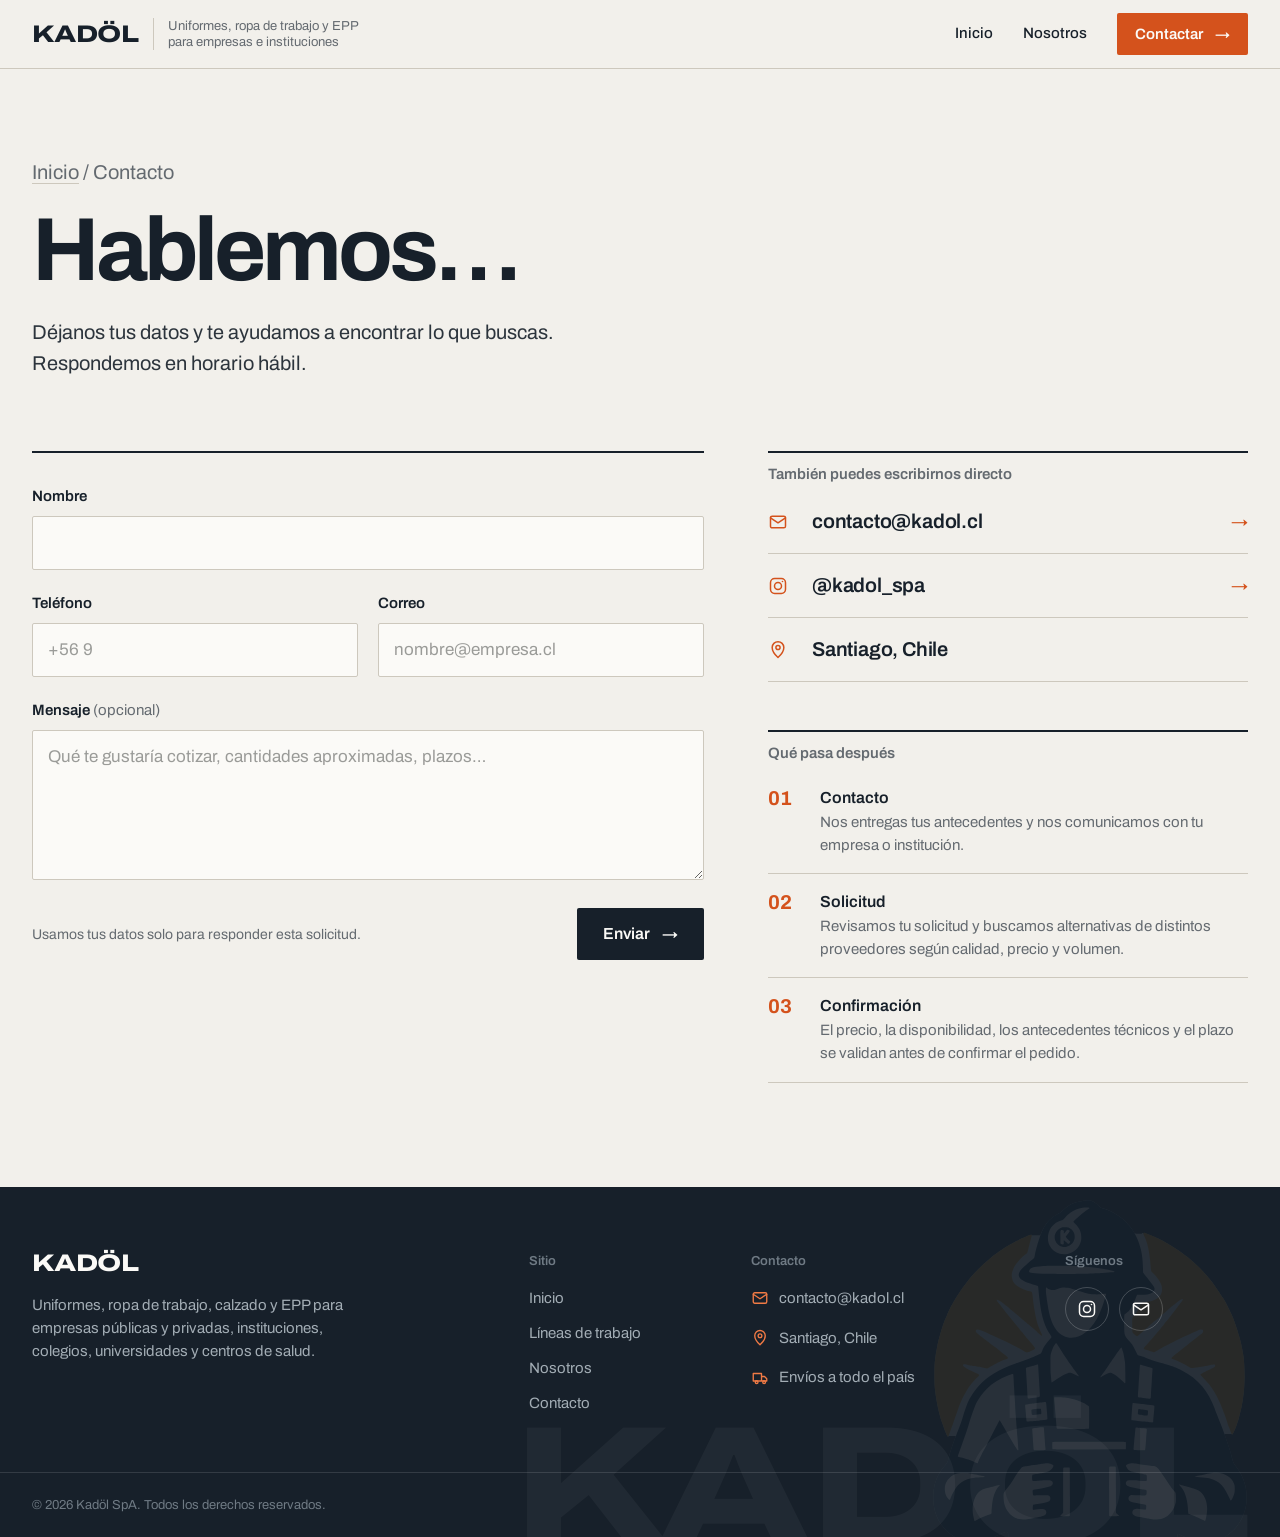
<file: contacto.html>
<!DOCTYPE html>
<html lang="es-CL">
<head>
  <meta charset="UTF-8">
  <meta name="viewport" content="width=device-width, initial-scale=1">
  <title>Contacto | Kadöl</title>
  <meta name="description" content="Déjanos tu nombre, teléfono y correo y te contactamos para cotizar uniformes, ropa de trabajo, calzado o EPP para tu empresa o institución.">
  <link rel="canonical" href="https://kadoluniformes.cl/contacto.html">
  <meta property="og:type" content="website">
  <meta property="og:locale" content="es_CL">
  <meta property="og:site_name" content="Kadöl">
  <meta property="og:title" content="Contacto | Kadöl">
  <meta property="og:description" content="Déjanos tu nombre, teléfono y correo y te contactamos para cotizar uniformes, ropa de trabajo, calzado o EPP para tu empresa o institución.">
  <meta property="og:url" content="https://kadoluniformes.cl/contacto.html">
  <meta property="og:image" content="https://kadoluniformes.cl/assets/img/og-kadol.jpg">
  <meta name="theme-color" content="#f2f0eb">
  <link rel="icon" href="/favicon.ico" sizes="48x48">
  <link rel="icon" href="/assets/img/favicon.svg" type="image/svg+xml">
  <link rel="icon" href="/assets/img/favicon-192.png" type="image/png" sizes="192x192">
  <link rel="apple-touch-icon" href="/assets/img/apple-touch-icon.png">
  <link rel="preconnect" href="https://fonts.googleapis.com">
  <link rel="preconnect" href="https://fonts.gstatic.com" crossorigin>
  <link href="https://fonts.googleapis.com/css2?family=Archivo:wdth,wght@100..125,400..800&amp;display=swap" rel="stylesheet">
  <link rel="stylesheet" href="assets/css/site.css">
</head>
<body>
  <header class="site-header">
    <div class="wrap">
      <a href="./" class="brand" aria-label="Kadöl, inicio">
        <span class="wordmark">KADÖL</span>
        <span class="brand-desc">Uniformes, ropa de trabajo y EPP<br>para empresas e instituciones</span>
      </a>
      <nav class="nav" aria-label="Principal">
        <a href="./">Inicio</a>
        <a href="nosotros.html">Nosotros</a>
        <a href="contacto.html" class="btn" aria-current="page">Contactar <span class="arr" aria-hidden="true">→</span></a>
      </nav>
    </div>
  </header>

  <main>
    <section class="page-top">
      <div class="wrap">
        <p class="crumb"><a href="./">Inicio</a> / Contacto</p>
        <h1>Hablemos…</h1>
        <p>Déjanos tus datos y te ayudamos a encontrar lo que buscas. Respondemos en horario hábil.</p>
      </div>
    </section>

    <div class="wrap contact">
      <form id="contact-form" class="form" action="https://formsubmit.co/ajax/contacto@kadol.cl" method="POST" novalidate>
        <input type="hidden" name="_subject" value="Nuevo contacto desde kadoluniformes.cl">
        <input type="hidden" name="_template" value="table">
        <input type="hidden" name="_captcha" value="false">
        <input type="hidden" name="familia" value="">
        <div class="hp" aria-hidden="true"><label>No completar <input type="text" name="_honey" tabindex="-1" autocomplete="off"></label></div>
        <label class="field field--full">Nombre
          <input type="text" name="nombre" required autocomplete="name">
        </label>
        <label class="field">Teléfono
          <input type="tel" name="telefono" required autocomplete="tel" inputmode="tel" placeholder="+56 9">
        </label>
        <label class="field">Correo
          <input type="email" name="email" required autocomplete="email" placeholder="nombre@empresa.cl">
        </label>
        <label class="field field--full"><span>Mensaje <span class="opt">(opcional)</span></span>
          <textarea name="mensaje" rows="5" placeholder="Qué te gustaría cotizar, cantidades aproximadas, plazos…"></textarea>
        </label>
        <div id="form-status" class="form-status" role="status" aria-live="polite"></div>
        <div class="form-foot">
          <p class="form-note">Usamos tus datos solo para responder esta solicitud.</p>
          <button type="submit" class="btn">Enviar <span class="arr" aria-hidden="true">→</span></button>
        </div>
      </form>

      <aside class="side">
        <div>
          <h2>También puedes escribirnos directo</h2>
          <div class="side-list">
            <a href="mailto:contacto@kadol.cl"><span class="sr-only">Correo: </span><svg class="icon" viewBox="0 0 24 24" fill="none" stroke="currentColor" stroke-width="1.8" stroke-linecap="round" stroke-linejoin="round" aria-hidden="true"><rect x="3" y="5" width="18" height="14" rx="2"/><path d="m3 7 9 6 9-6"/></svg><strong>contacto@kadol.cl</strong><span class="arr" aria-hidden="true">→</span></a>
            <a href="https://www.instagram.com/kadol_spa/" target="_blank" rel="noopener"><span class="sr-only">Instagram: </span><svg class="icon" viewBox="0 0 24 24" fill="none" stroke="currentColor" stroke-width="1.8" stroke-linecap="round" stroke-linejoin="round" aria-hidden="true"><rect x="3" y="3" width="18" height="18" rx="5"/><circle cx="12" cy="12" r="4.2"/><circle cx="17.4" cy="6.6" r="1" fill="currentColor" stroke="none"/></svg><strong>@kadol_spa</strong><span class="arr" aria-hidden="true">→</span></a>
            <div><svg class="icon" viewBox="0 0 24 24" fill="none" stroke="currentColor" stroke-width="1.8" stroke-linecap="round" stroke-linejoin="round" aria-hidden="true"><path d="M12 21s-7-6.2-7-12a7 7 0 1 1 14 0c0 5.8-7 12-7 12Z"/><circle cx="12" cy="9" r="2.5"/></svg><strong>Santiago, Chile</strong></div>
          </div>
        </div>
        <div>
          <h2>Qué pasa después</h2>
          <ol class="side-steps">
            <li><span class="num">01</span><span><b>Contacto</b>Nos entregas tus antecedentes y nos comunicamos con tu empresa o institución.</span></li>
            <li><span class="num">02</span><span><b>Solicitud</b>Revisamos tu solicitud y buscamos alternativas de distintos proveedores según calidad, precio y volumen.</span></li>
            <li><span class="num">03</span><span><b>Confirmación</b>El precio, la disponibilidad, los antecedentes técnicos y el plazo se validan antes de confirmar el pedido.</span></li>
          </ol>
        </div>
      </aside>
    </div>
  </main>

  <footer class="site-footer">
    <div class="wrap footer-grid">
      <div class="footer-about">
        <a href="./" class="wordmark">KADÖL</a>
        <p>Uniformes, ropa de trabajo, calzado y EPP para empresas públicas y privadas, instituciones, colegios, universidades y centros de salud.</p>
      </div>
      <nav aria-label="Sitio">
        <p class="footer-title">Sitio</p>
        <ul class="footer-list">
          <li><a href="./">Inicio</a></li>
          <li><a href="./#lineas">Líneas de trabajo</a></li>
          <li><a href="nosotros.html">Nosotros</a></li>
          <li><a href="contacto.html">Contacto</a></li>
        </ul>
      </nav>
      <div>
        <p class="footer-title">Contacto</p>
        <ul class="footer-list">
          <li><a href="mailto:contacto@kadol.cl"><svg class="icon" viewBox="0 0 24 24" fill="none" stroke="currentColor" stroke-width="1.8" stroke-linecap="round" stroke-linejoin="round" aria-hidden="true"><rect x="3" y="5" width="18" height="14" rx="2"/><path d="m3 7 9 6 9-6"/></svg>contacto@kadol.cl</a></li>
          <li><span><svg class="icon" viewBox="0 0 24 24" fill="none" stroke="currentColor" stroke-width="1.8" stroke-linecap="round" stroke-linejoin="round" aria-hidden="true"><path d="M12 21s-7-6.2-7-12a7 7 0 1 1 14 0c0 5.8-7 12-7 12Z"/><circle cx="12" cy="9" r="2.5"/></svg>Santiago, Chile</span></li>
          <li><span><svg class="icon" viewBox="0 0 24 24" fill="none" stroke="currentColor" stroke-width="1.8" stroke-linecap="round" stroke-linejoin="round" aria-hidden="true"><path d="M3 6h11v10H3zM14 10h4l3 3v3h-7z"/><circle cx="7.5" cy="17.5" r="1.8"/><circle cx="17.5" cy="17.5" r="1.8"/></svg>Envíos a todo el país</span></li>
        </ul>
      </div>
      <div>
        <p class="footer-title">Síguenos</p>
        <div class="social">
          <a href="https://www.instagram.com/kadol_spa/" target="_blank" rel="noopener" aria-label="Instagram de Kadöl"><svg class="icon" viewBox="0 0 24 24" fill="none" stroke="currentColor" stroke-width="1.8" stroke-linecap="round" stroke-linejoin="round" aria-hidden="true"><rect x="3" y="3" width="18" height="18" rx="5"/><circle cx="12" cy="12" r="4.2"/><circle cx="17.4" cy="6.6" r="1" fill="currentColor" stroke="none"/></svg></a>
          <a href="mailto:contacto@kadol.cl" aria-label="Correo de Kadöl"><svg class="icon" viewBox="0 0 24 24" fill="none" stroke="currentColor" stroke-width="1.8" stroke-linecap="round" stroke-linejoin="round" aria-hidden="true"><rect x="3" y="5" width="18" height="14" rx="2"/><path d="m3 7 9 6 9-6"/></svg></a>
        </div>
      </div>
    </div>
    <div class="wrap footer-bottom">&copy; <span data-year>2026</span> Kadöl SpA. Todos los derechos reservados.</div>
  </footer>

  <script>document.querySelectorAll('[data-year]').forEach(function (n) { n.textContent = new Date().getFullYear(); });</script>
  <script>
    (function () {
      var familias = {
        corporativo: 'Vestuario Corporativo',
        universidades: 'Universidades e Institutos Profesionales',
        colegios: 'Colegios y Liceos',
        conserjeria: 'Conserjería y Recepción',
        guardias: 'Guardias de Seguridad',
        industrial: 'Vestuario Industrial',
        mineria: 'Vestuario para Minería',
        vial: 'Vestuario Vial',
        epp: 'Protección Personal · EPP',
        calzado: 'Calzado',
        medico: 'Personal Médico',
        tens: 'TENS y Personal de Salud',
        cocina: 'Personal de Cocina'
      };
      var form = document.getElementById('contact-form');
      var status = document.getElementById('form-status');
      var button = form.querySelector('button[type="submit"]');
      var label = button.innerHTML;
      var familia = new URLSearchParams(location.search).get('familia');
      if (familia && familias[familia]) {
        form.elements.familia.value = familias[familia];
        form.elements.mensaje.value = 'Me interesa cotizar: ' + familias[familia] + '.\n';
      }

      form.addEventListener('submit', function (event) {
        event.preventDefault();
        if (!form.reportValidity()) return;
        status.className = 'form-status';
        button.disabled = true;
        button.textContent = 'Enviando…';

        fetch(form.action, { method: 'POST', headers: { 'Accept': 'application/json' }, body: new FormData(form) })
          .then(function (res) { return res.json().then(function (data) { return { ok: res.ok, data: data }; }); })
          .then(function (r) {
            if (!r.ok || String(r.data.success) !== 'true') throw new Error(r.data.message || 'Error');
            form.reset();
            status.textContent = 'Gracias. Recibimos tus datos y te contactaremos a la brevedad.';
            status.className = 'form-status is-ok';
          })
          .catch(function () {
            status.innerHTML = 'No pudimos enviar el formulario. Escríbenos a <a href="mailto:contacto@kadol.cl">contacto@kadol.cl</a>.';
            status.className = 'form-status is-error';
          })
          .finally(function () {
            button.disabled = false;
            button.innerHTML = label;
          });
      });
    })();
  </script>
</body>
</html>
</file>
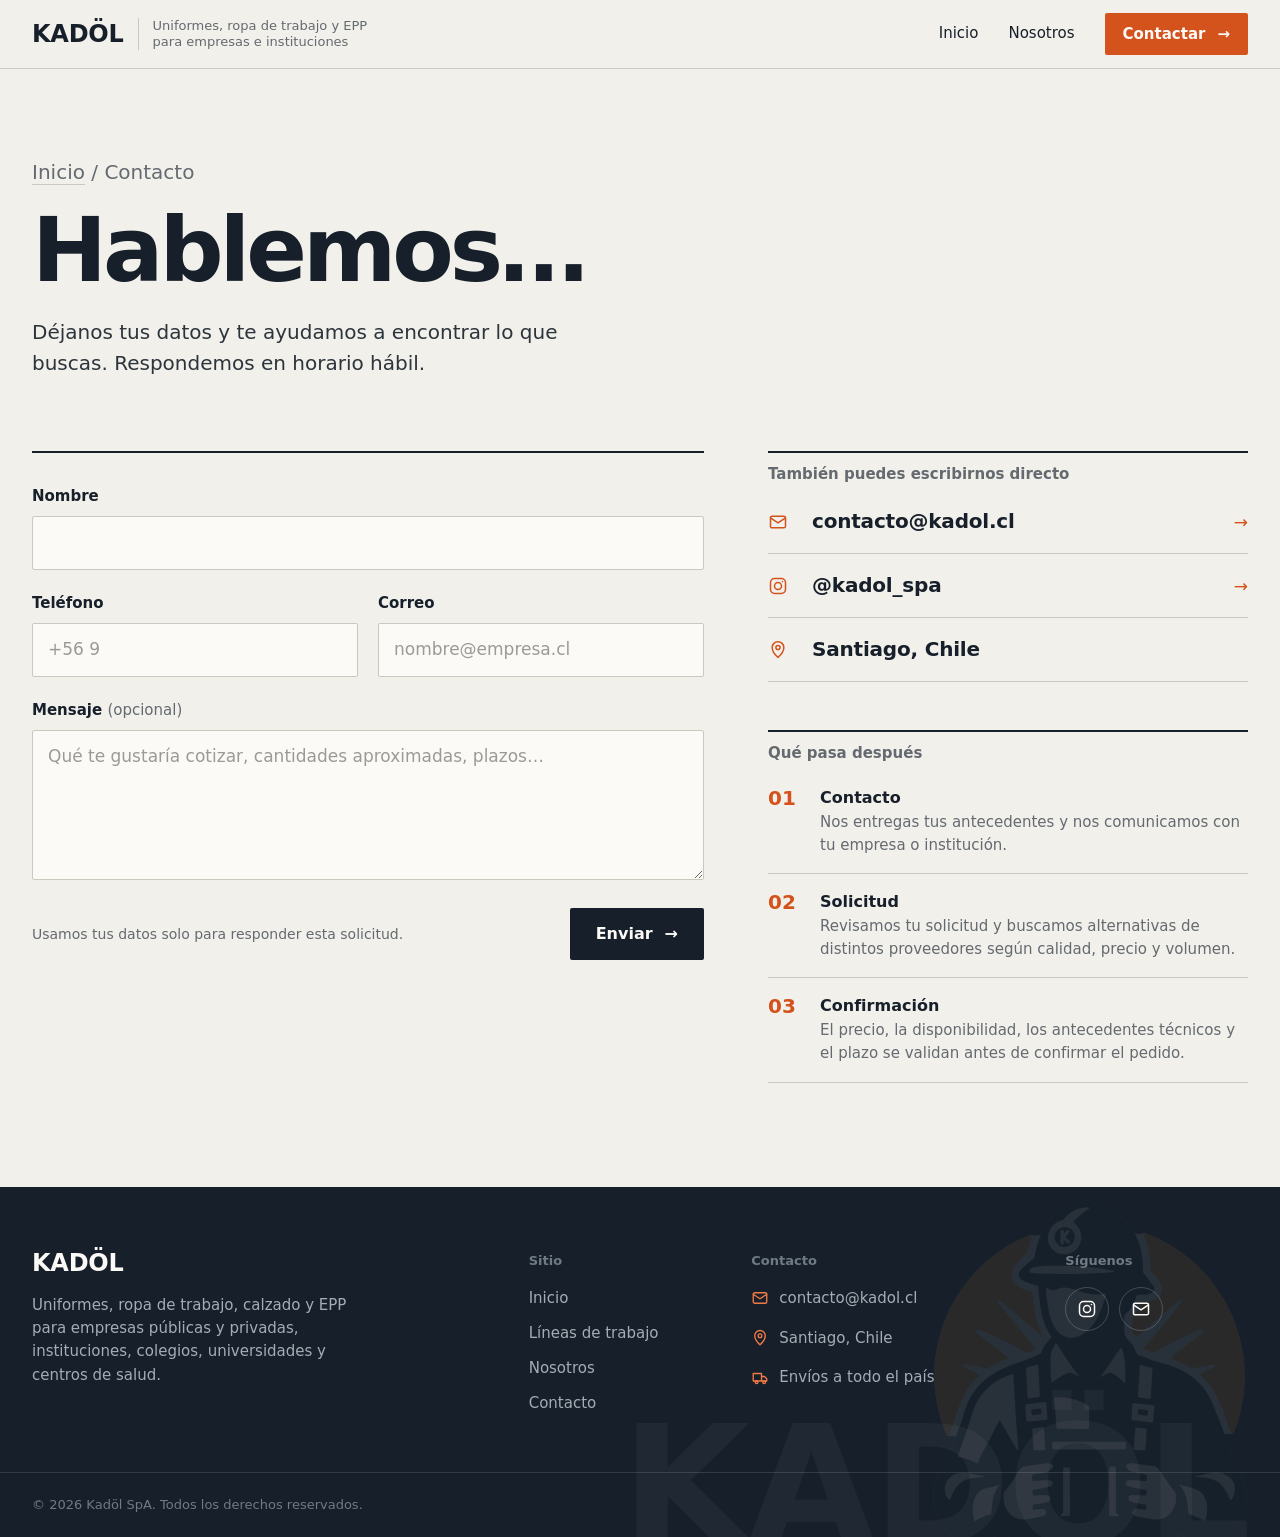
<file: cotizacion.html>
<!DOCTYPE html>
<html lang="es-CL">
<head>
  <meta charset="UTF-8">
  <title>Cotización | Kadöl</title>
  <meta name="robots" content="noindex">
  <link rel="canonical" href="https://kadoluniformes.cl/contacto.html">
  <link rel="icon" href="/favicon.ico" sizes="48x48">
  <link rel="icon" href="/assets/img/favicon.svg" type="image/svg+xml">
  <link rel="icon" href="/assets/img/favicon-192.png" type="image/png" sizes="192x192">
  <link rel="apple-touch-icon" href="/assets/img/apple-touch-icon.png">
  <meta http-equiv="refresh" content="0; url=contacto.html">
</head>
<body><p>Esta página se movió. <a href="contacto.html">Continuar</a>.</p></body>
</html>
</file>
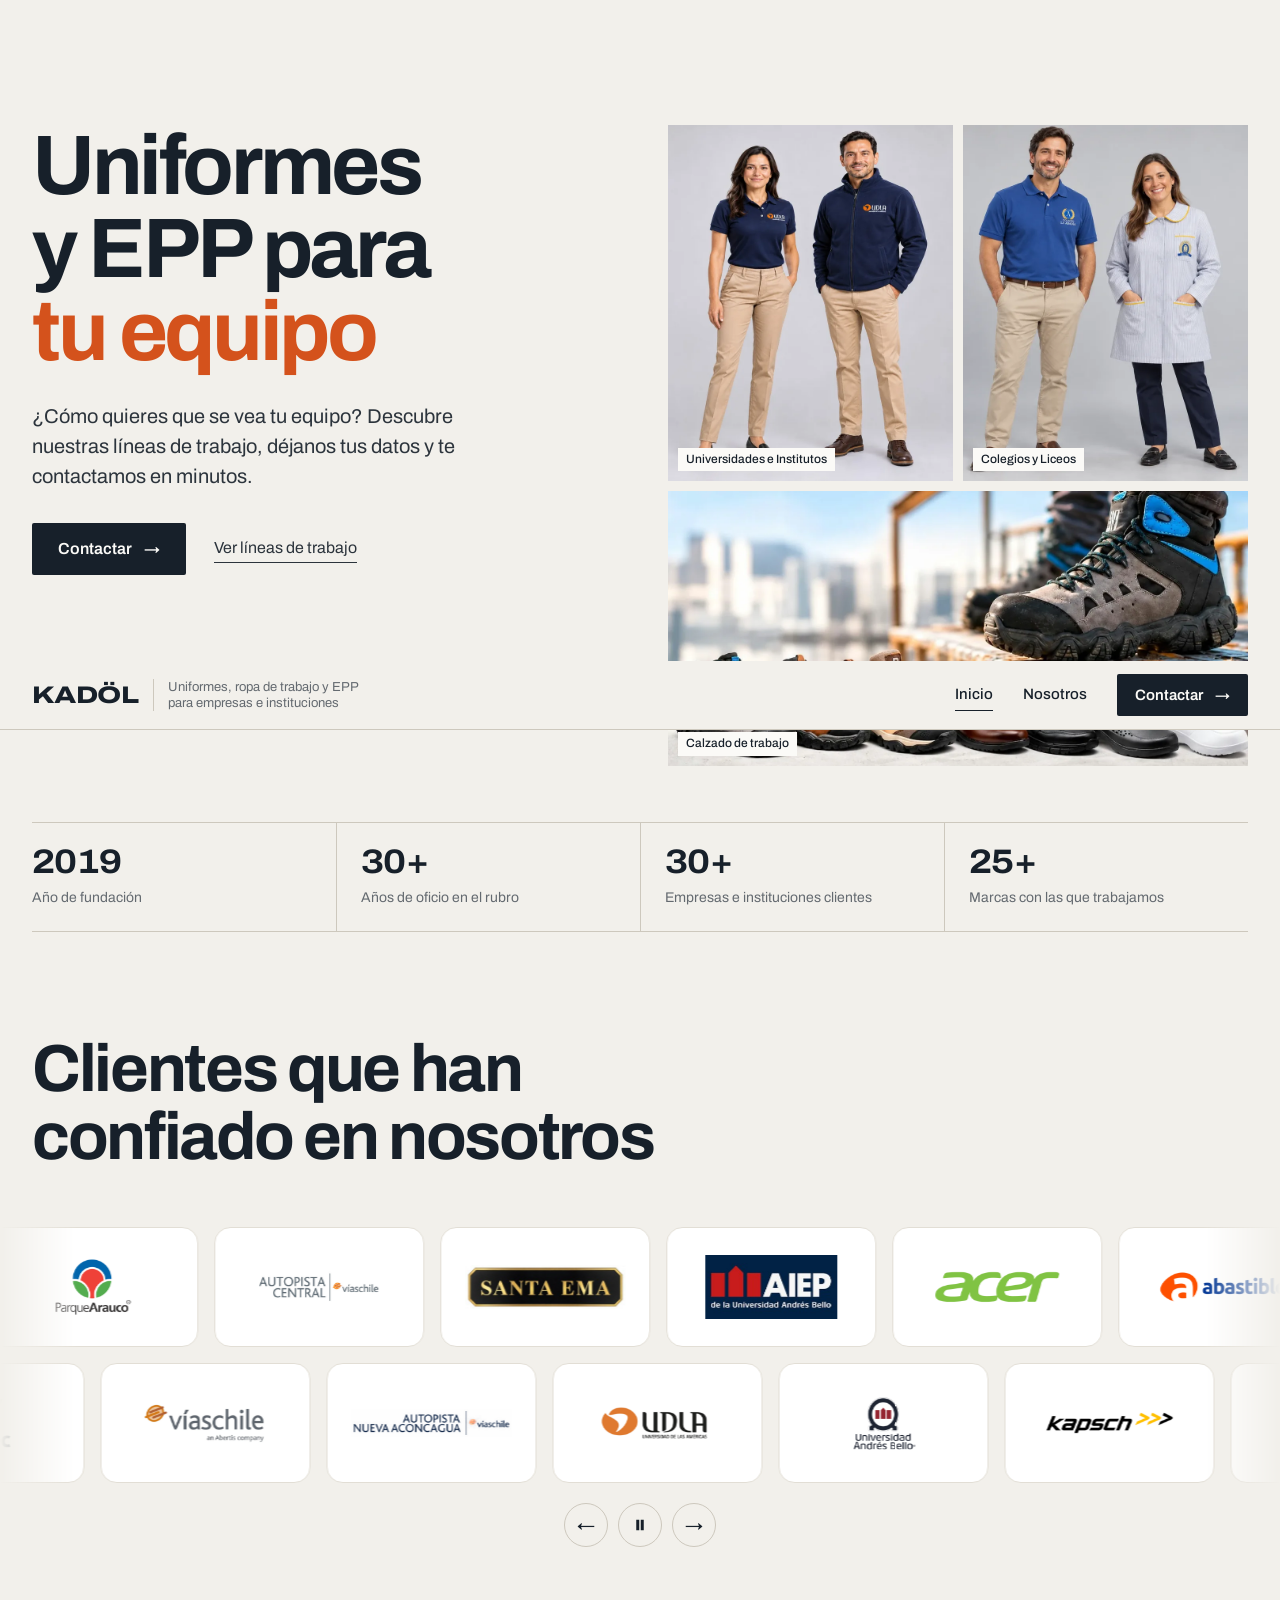
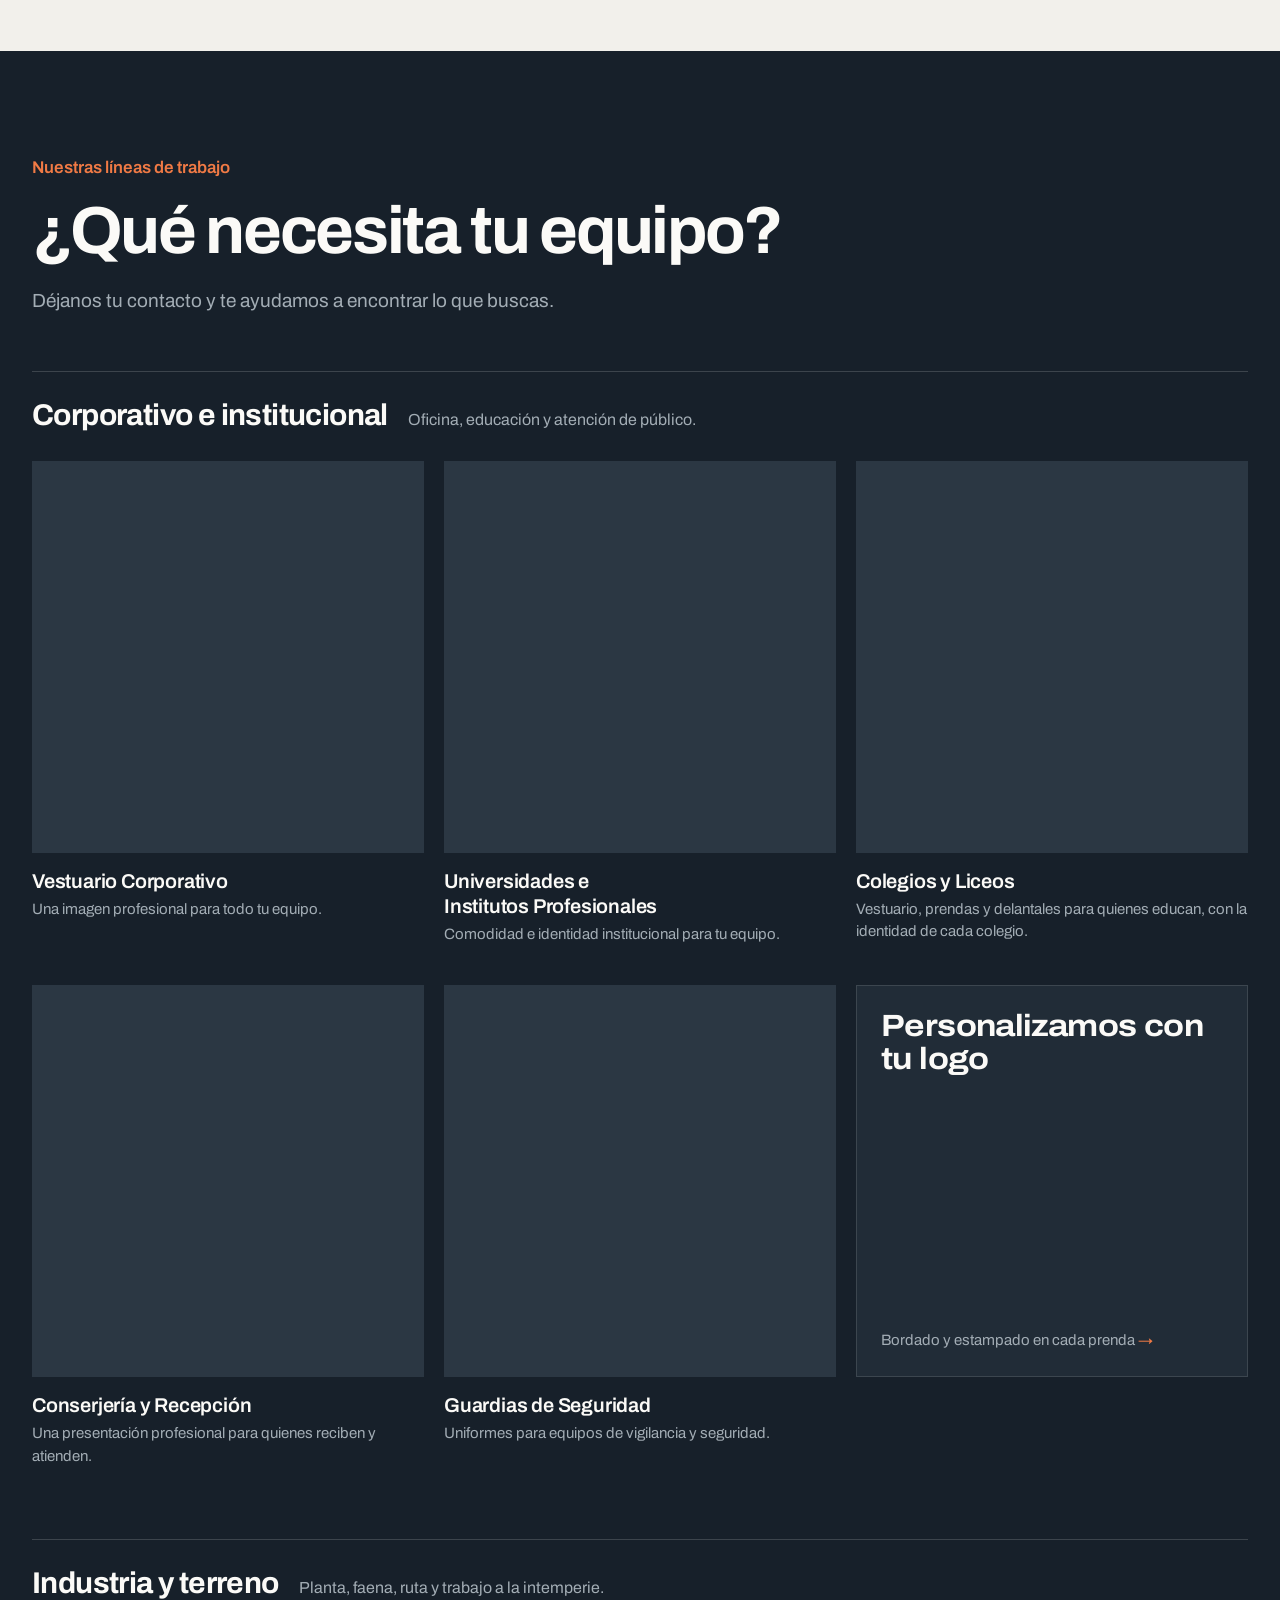
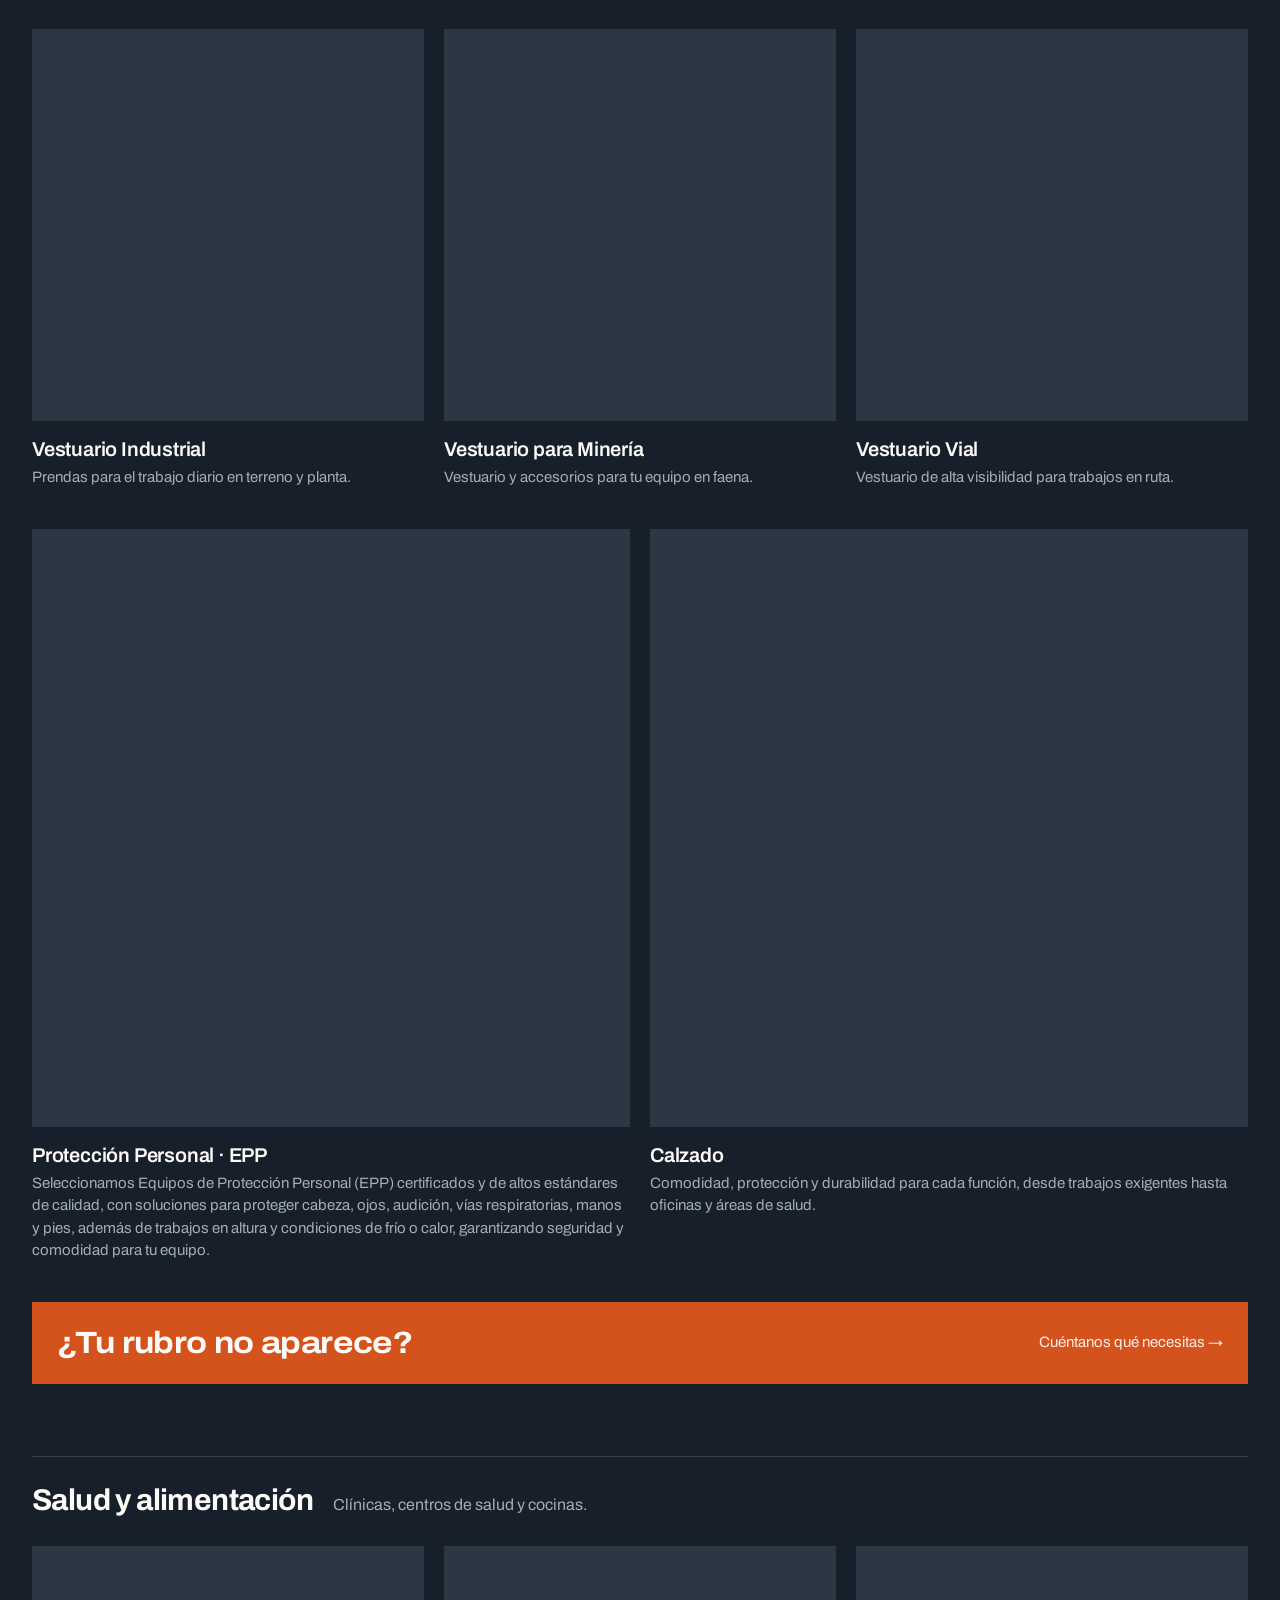
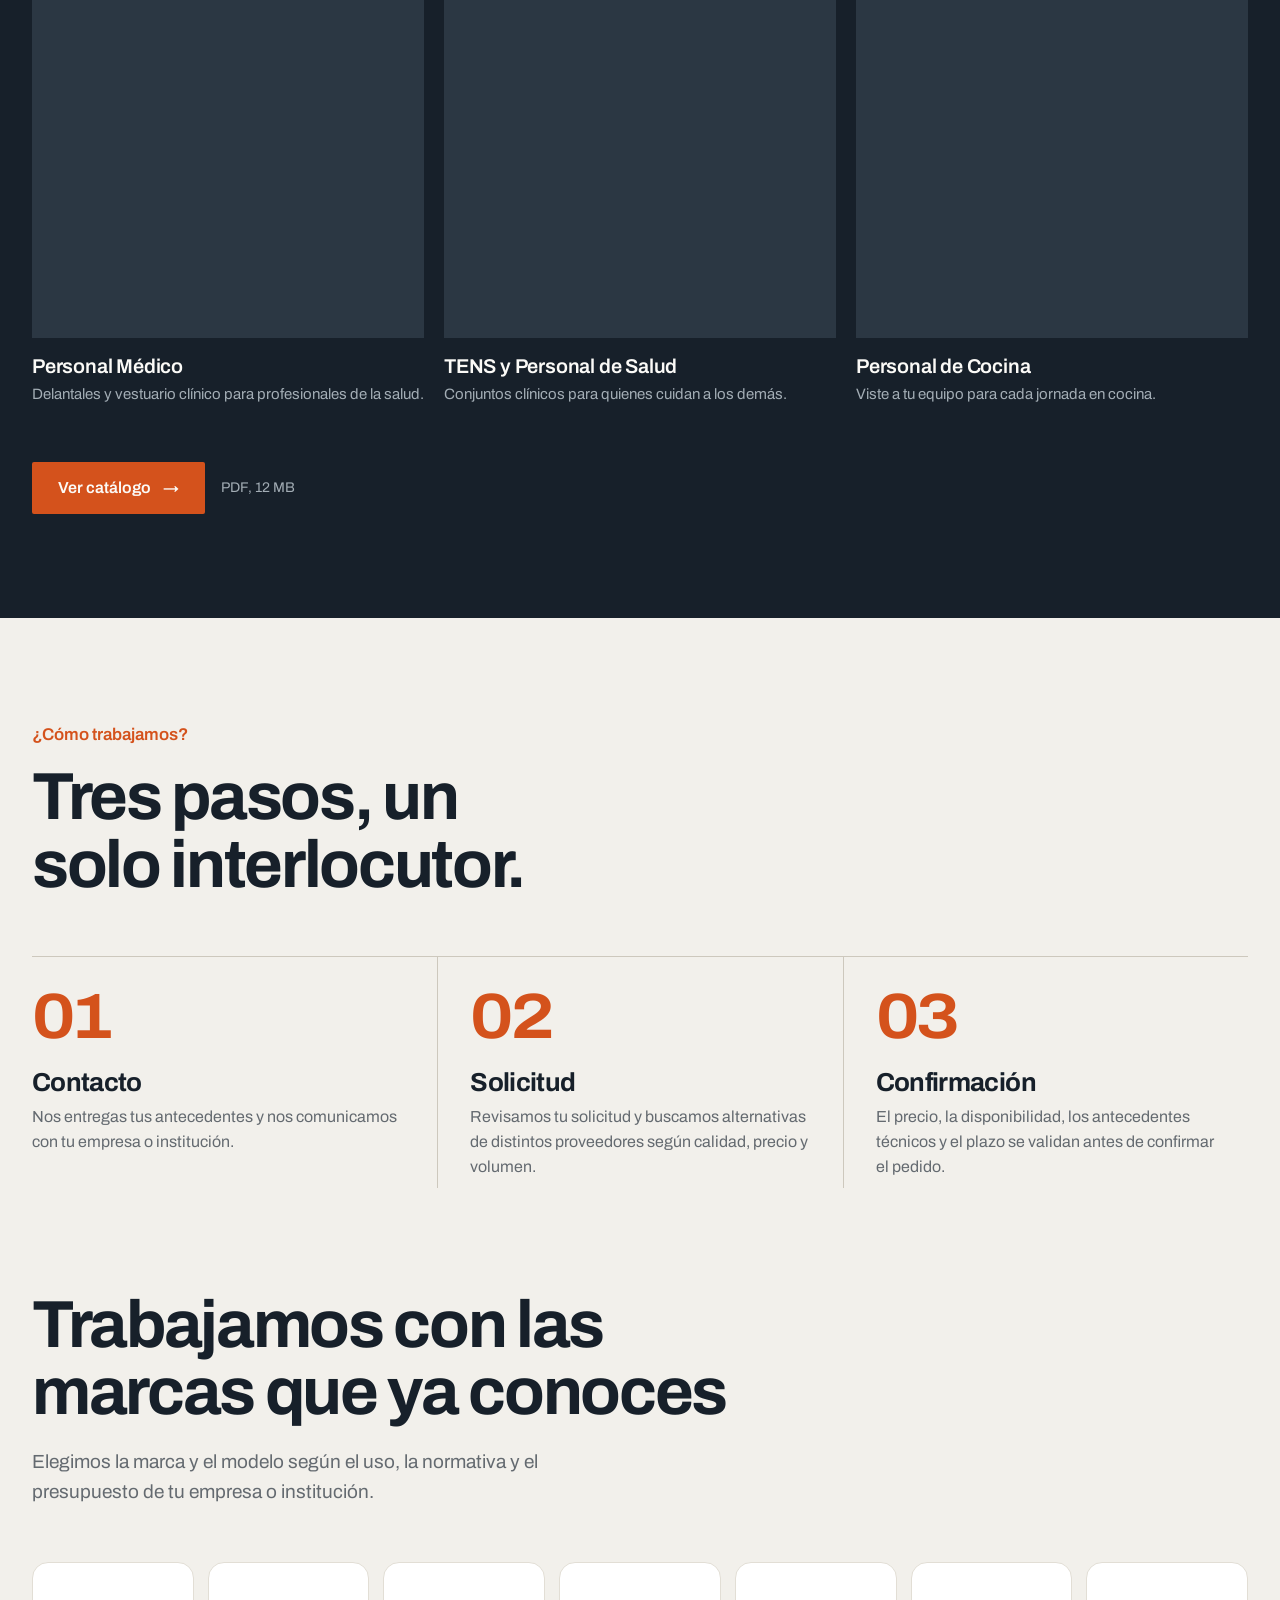
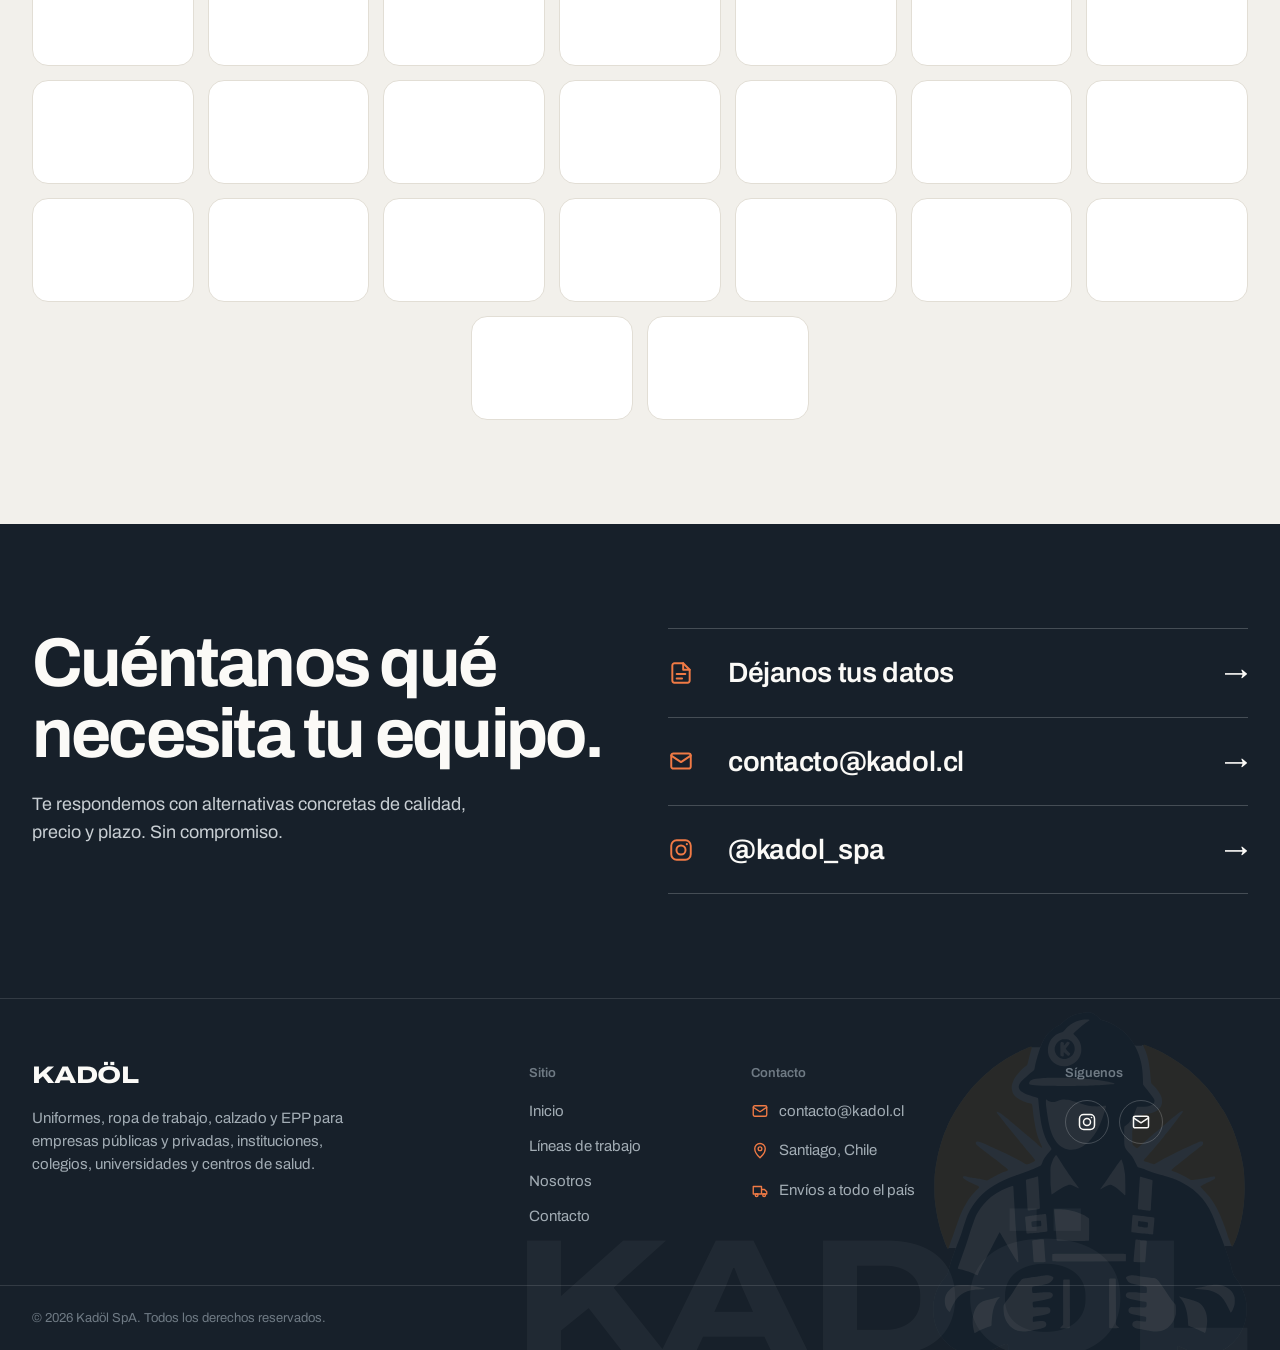
<file: productos.html>
<!DOCTYPE html>
<html lang="es-CL">
<head>
  <meta charset="UTF-8">
  <title>Productos | Kadöl</title>
  <meta name="robots" content="noindex">
  <link rel="canonical" href="https://kadoluniformes.cl/">
  <link rel="icon" href="/favicon.ico" sizes="48x48">
  <link rel="icon" href="/assets/img/favicon.svg" type="image/svg+xml">
  <link rel="icon" href="/assets/img/favicon-192.png" type="image/png" sizes="192x192">
  <link rel="apple-touch-icon" href="/assets/img/apple-touch-icon.png">
  <meta http-equiv="refresh" content="0; url=./#lineas">
</head>
<body><p>Esta página se movió. <a href="./#lineas">Continuar</a>.</p></body>
</html>
</file>
<file: assets/css/site.css>
/* Kadol — sistema visual */
:root {
  --paper: #f2f0eb;
  --paper-2: #e7e3da;
  --white: #fbfaf7;
  --ink: #17202a;
  --ink-2: #212c37;
  --ink-3: #2b3743;
  --text: #2c343c;
  --muted: #646a70;
  --rule: #cdc8bd;
  --accent: #d4521c;
  --accent-light: #f07a45;
  --radius-card: 16px;
  --wrap: 1280px;
  --gutter: 32px;
  --font: "Archivo", system-ui, -apple-system, "Segoe UI", sans-serif;
}

*, *::before, *::after { box-sizing: border-box; }
html { -webkit-text-size-adjust: 100%; scroll-behavior: smooth; }
body {
  margin: 0;
  font-family: var(--font);
  font-size: 17px;
  line-height: 1.55;
  color: var(--text);
  background: var(--paper);
  -webkit-font-smoothing: antialiased;
}
img { display: block; max-width: 100%; height: auto; }
a { color: inherit; text-decoration: none; }
p, h1, h2, h3, h4, ul, ol, figure { margin: 0; padding: 0; }
ul, ol { list-style: none; }
h1, h2, h3, h4 { color: var(--ink); font-weight: 700; letter-spacing: -0.025em; line-height: 1.02; text-wrap: balance; }
:focus-visible { outline: 2px solid var(--accent); outline-offset: 3px; }
[id] { scroll-margin-top: 80px; }
.sr-only { position: absolute; width: 1px; height: 1px; overflow: hidden; clip: rect(0 0 0 0); white-space: nowrap; }

.wrap { width: 100%; max-width: var(--wrap); margin: 0 auto; padding: 0 var(--gutter); }
.icon { width: 20px; height: 20px; flex: none; }

/* Secciones */
.sec { padding: 104px 0; }
.sec--flush { padding-top: 0; }
.sec--ink { background: var(--ink); color: #c8ced3; }
.sec-head { max-width: 860px; margin-bottom: 56px; }
.kicker { display: block; margin-bottom: 16px; font-size: 17px; font-weight: 600; color: var(--accent); }
.sec-head h2 { font-size: clamp(38px, 5.2vw, 72px); letter-spacing: -0.035em; }
.sec-head p { margin-top: 20px; max-width: 600px; font-size: 19px; color: var(--muted); }
.sec--ink h2, .sec--ink h3, .sec--ink h4 { color: var(--white); }
.sec--ink .kicker { color: var(--accent-light); }
.sec--ink .sec-head p { color: #a3adb5; }

/* Botones y enlaces */
.btn {
  display: inline-flex;
  align-items: center;
  gap: 12px;
  min-height: 52px;
  padding: 0 26px;
  background: var(--ink);
  color: var(--white);
  font: 600 16px/1 var(--font);
  border: 0;
  border-radius: 2px;
  cursor: pointer;
  transition: background-color .15s;
}
.btn:hover { background: var(--accent); }
.btn:disabled { opacity: .6; cursor: progress; }
.arr { display: inline-block; transition: transform .15s; }
.btn:hover .arr { transform: translateX(3px); }
.link { border-bottom: 1px solid currentColor; padding-bottom: 1px; transition: color .15s; }
.link:hover { color: var(--accent); }

/* Header */
.site-header { position: sticky; top: 0; z-index: 50; background: var(--paper); border-bottom: 1px solid var(--rule); }
.site-header .wrap { display: flex; align-items: center; justify-content: space-between; gap: 24px; height: 68px; }
.brand { display: flex; align-items: center; gap: 14px; color: var(--ink); }
.wordmark { font-size: 24px; font-weight: 800; font-stretch: 125%; letter-spacing: -0.01em; line-height: 1; }
.brand-desc { padding-left: 14px; border-left: 1px solid var(--rule); font-size: 13px; line-height: 1.25; color: var(--muted); }
.nav { display: flex; align-items: center; gap: 30px; font-size: 15px; font-weight: 500; }
.nav a:not(.btn) { color: var(--ink); padding: 4px 0; border-bottom: 1px solid transparent; transition: border-color .15s; }
.nav a:not(.btn):hover { border-color: var(--rule); }
.nav a[aria-current="page"] { border-color: var(--ink); }
.nav .btn { min-height: 42px; padding: 0 18px; font-size: 15px; }
.nav .btn[aria-current="page"] { background: var(--accent); }

/* Portada */
.cover { padding: 56px 0 0; }
.cover-grid { display: grid; grid-template-columns: 6fr 6fr; gap: 56px; align-items: start; }
.cover h1 { font-size: clamp(48px, 6.6vw, 100px); letter-spacing: -0.04em; line-height: .98; }
.cover h1 span { color: var(--accent); }
.cover-lead { margin-top: 28px; max-width: 480px; font-size: 20px; line-height: 1.5; }
.cover-actions { display: flex; flex-wrap: wrap; align-items: center; gap: 14px 28px; margin-top: 32px; font-size: 16px; }
.cover-copy { padding-bottom: 8px; }
.cover-plates { display: grid; grid-template-columns: 1fr 1fr; gap: 10px; }
.plate { position: relative; overflow: hidden; background: #d9dadc; }
.plate img { width: 100%; height: 100%; object-fit: cover; }
.plate:not(.plate--wide) { aspect-ratio: 4 / 5; }
.plate--wide { grid-column: 1 / -1; aspect-ratio: 1440 / 682; }
.plate figcaption { position: absolute; left: 10px; bottom: 10px; padding: 4px 8px; background: var(--white); color: var(--ink); font-size: 12px; font-weight: 500; line-height: 1.3; }
.facts { display: grid; grid-template-columns: repeat(4, 1fr); margin-top: 56px; border-top: 1px solid var(--rule); border-bottom: 1px solid var(--rule); }
.facts li { padding: 22px 24px 22px 0; }
.facts li + li { padding-left: 24px; border-left: 1px solid var(--rule); }
.facts strong { display: block; font-size: 34px; font-weight: 700; font-stretch: 112%; letter-spacing: -0.02em; line-height: 1; color: var(--ink); font-variant-numeric: tabular-nums; }
.facts span { display: block; margin-top: 8px; font-size: 14px; color: var(--muted); }

/* Tarjetas de logo (clientes y marcas) */
.logo-card {
  display: grid;
  place-items: center;
  height: 120px;
  padding: 18px 24px;
  background: #fff;
  border: 1px solid #e2ded5;
  border-radius: var(--radius-card);
}
.logo-card img { width: auto; max-width: 100%; max-height: 64px; object-fit: contain; }

/* Clientes: dos filas de carrusel independientes, la segunda desfasada */
.marquee {
  display: grid;
  gap: 16px;
  overflow: hidden;
  -webkit-mask-image: linear-gradient(90deg, transparent, #000 6%, #000 94%, transparent);
  mask-image: linear-gradient(90deg, transparent, #000 6%, #000 94%, transparent);
}
.marquee-row:nth-child(2) { margin-left: -113px; }
.marquee-track { display: flex; width: max-content; animation: marquee var(--dur, 80s) linear infinite; }
.marquee:hover .marquee-track { animation-play-state: paused; }
.marquee-set { display: flex; gap: 16px; padding-right: 16px; }
.marquee-set .logo-card { width: 210px; }
@keyframes marquee { to { transform: translateX(-50%); } }
/* Con JS el carrusel se mueve por código para poder arrastrarlo */
.marquee.is-live .marquee-track { animation: none; will-change: transform; }
.marquee.is-live .marquee-row { cursor: grab; touch-action: pan-y; -webkit-user-select: none; user-select: none; }
.marquee.is-live .marquee-row.is-dragging { cursor: grabbing; }
.marquee.is-live img { pointer-events: none; }
.marquee-controls { display: flex; justify-content: center; gap: 10px; margin-top: 20px; }
.marquee-controls[hidden] { display: none; }
.marquee-controls button { display: grid; place-items: center; width: 44px; height: 44px; padding: 0; border: 1px solid var(--rule); border-radius: 50%; background: none; color: var(--ink); font: inherit; font-size: 18px; line-height: 1; cursor: pointer; transition: background .15s, border-color .15s, color .15s; }
.marquee-controls button:hover { background: var(--ink); border-color: var(--ink); color: var(--white); }
.marquee-controls .icon { width: 18px; height: 18px; }

/* Líneas de trabajo */
.group { padding-top: 28px; border-top: 1px solid rgba(255,255,255,.16); }
.group + .group { margin-top: 72px; }
.group-head { display: flex; flex-wrap: wrap; align-items: baseline; gap: 6px 20px; margin-bottom: 28px; }
.group-head h3 { font-size: 30px; letter-spacing: -0.02em; }
.group-head p { font-size: 16px; color: #a3adb5; }
.tiles { display: grid; grid-template-columns: repeat(3, 1fr); gap: 40px 20px; grid-auto-flow: dense; }
.tile { display: flex; flex-direction: column; color: var(--white); }
.tile-img { position: relative; aspect-ratio: 1 / 1; overflow: hidden; background: var(--ink-3); }
.tile-img img { position: absolute; inset: 0; width: 100%; height: 100%; object-fit: cover; transition: transform .5s cubic-bezier(.2,.7,.2,1); }
.tile:hover .tile-img img { transform: scale(1.025); }
.tile-pair { grid-column: 1 / -1; display: grid; grid-template-columns: 1fr 1fr; gap: inherit; }
.tile--ask { grid-column: 1 / -1; }
.tile--ask .tile-type { flex-direction: row; align-items: center; gap: 12px 24px; flex-wrap: wrap; aspect-ratio: auto; }
.tile-cap { display: grid; grid-template-columns: 1fr auto; gap: 4px 12px; padding-top: 16px; }
.tile-cap h4 { font-size: 20px; font-weight: 600; letter-spacing: -0.01em; line-height: 1.25; }
.tile-cap p { grid-column: 1 / -1; font-size: 15px; line-height: 1.5; color: #a3adb5; }
.tile-cap .arr { font-size: 20px; line-height: 1.25; color: var(--accent-light); opacity: 0; transform: translateX(-4px); transition: opacity .15s, transform .15s; }
.tile:hover h4 { text-decoration: underline; text-underline-offset: 3px; text-decoration-thickness: 1px; }
.tile:hover .tile-cap .arr { opacity: 1; transform: none; }
.catalog-cta { display: flex; flex-wrap: wrap; align-items: center; gap: 12px 16px; margin-top: 56px; font-size: 14px; color: #a3adb5; }
.catalog-cta .btn { background: var(--accent); border-color: var(--accent); }
.catalog-cta .btn:hover { background: #bd4614; border-color: #bd4614; }
.tile-type { display: flex; flex-direction: column; justify-content: space-between; aspect-ratio: 1 / 1; padding: 24px; background: var(--ink-2); border: 1px solid rgba(255,255,255,.12); transition: background-color .2s; }
.tile:hover .tile-type { background: var(--ink-3); }
.tile-type b { font-size: clamp(24px, 2.4vw, 32px); font-weight: 700; font-stretch: 112%; letter-spacing: -0.02em; line-height: 1.06; color: var(--white); }
.tile-type small { font-size: 15px; color: #a3adb5; }
.tile-type small .arr { color: var(--accent-light); }
.tile--ask .tile-type { background: var(--accent); border-color: var(--accent); }
.tile--ask:hover .tile-type { background: #bd4614; }
.tile--ask .tile-type small, .tile--ask .tile-type small .arr { color: rgba(255,255,255,.9); }

/* Proceso */
.steps { display: grid; grid-template-columns: repeat(3, 1fr); border-top: 1px solid var(--rule); }
.steps li { padding: 28px 32px 8px 0; }
.steps li + li { padding-left: 32px; border-left: 1px solid var(--rule); }
.steps .num { display: block; font-size: 64px; font-weight: 700; font-stretch: 112%; line-height: 1; letter-spacing: -0.04em; color: var(--accent); }
.steps h3 { margin-top: 20px; font-size: 26px; }
.steps p { margin-top: 10px; font-size: 16px; color: var(--muted); }

/* Marcas */
.brand-grid { --cols: 7; --gap: 14px; display: flex; flex-wrap: wrap; justify-content: center; gap: var(--gap); }
.brand-grid .logo-card { flex: 0 0 calc((100% - (var(--cols) - 1) * var(--gap)) / var(--cols)); height: 104px; padding: 16px 18px; }
.brand-grid .logo-card img { max-height: 52px; }

/* Cierre */
.close { background: var(--ink); color: #c8ced3; border-bottom: 1px solid rgba(255,255,255,.12); }
.close .wrap { display: grid; grid-template-columns: 6fr 6fr; gap: 56px; padding-top: 104px; padding-bottom: 104px; }
.close h2 { color: var(--white); font-size: clamp(40px, 5.4vw, 76px); letter-spacing: -0.04em; }
.close p { margin-top: 22px; max-width: 460px; font-size: 18px; }
.channels { align-self: end; border-top: 1px solid rgba(255,255,255,.2); }
.channels a { display: grid; grid-template-columns: 44px 1fr auto; align-items: center; gap: 16px; padding: 22px 0; border-bottom: 1px solid rgba(255,255,255,.2); color: var(--white); transition: color .15s, padding-left .2s; }
.channels a:hover { color: var(--accent-light); padding-left: 8px; }
.channels .icon { width: 26px; height: 26px; color: var(--accent-light); }
.channels strong { font-size: clamp(20px, 2.2vw, 28px); font-weight: 600; letter-spacing: -0.015em; }
.channels .arr { font-size: 24px; }

/* Páginas interiores */
.page-top { padding: 64px 0 72px; }
.crumb { font-size: 14px; color: var(--muted); }
.crumb a { border-bottom: 1px solid var(--rule); }
.crumb a:hover { color: var(--ink); }
.page-top h1 { margin-top: 20px; max-width: 920px; font-size: clamp(46px, 7vw, 104px); letter-spacing: -0.045em; line-height: .95; }
.page-top p { margin-top: 24px; max-width: 580px; font-size: 20px; }

/* Contacto */
.contact { display: grid; grid-template-columns: 7fr 5fr; gap: 64px; align-items: start; padding-bottom: 104px; }
.form { display: grid; grid-template-columns: 1fr 1fr; gap: 22px 20px; padding-top: 32px; border-top: 2px solid var(--ink); }
.field { display: grid; gap: 8px; font-size: 15px; font-weight: 600; color: var(--ink); }
.field--full { grid-column: 1 / -1; }
.field .opt { font-weight: 400; color: var(--muted); }
.field input, .field textarea { width: 100%; padding: 14px 15px; font: 400 17px/1.4 var(--font); color: var(--ink); background: var(--white); border: 1px solid var(--rule); border-radius: 2px; transition: border-color .15s; }
.field input::placeholder, .field textarea::placeholder { color: #9a9b98; }
.field textarea { min-height: 150px; resize: vertical; }
.field input:hover, .field textarea:hover { border-color: #a9a397; }
.field input:focus, .field textarea:focus { outline: none; border-color: var(--ink); box-shadow: inset 0 0 0 1px var(--ink); }
.form-foot { grid-column: 1 / -1; display: flex; flex-wrap: wrap; align-items: center; justify-content: space-between; gap: 16px; margin-top: 6px; }
.form-note { font-size: 14px; color: var(--muted); }
.form-status { grid-column: 1 / -1; display: none; padding: 14px 16px; font-size: 16px; border-left: 3px solid; }
.form-status a { border-bottom: 1px solid currentColor; }
.form-status.is-ok { display: block; background: #e3eee4; border-color: #2f7a43; color: #1d4d2a; }
.form-status.is-error { display: block; background: #f6e3dc; border-color: var(--accent); color: #7a2a0c; }
.hp { position: absolute; left: -9999px; width: 1px; height: 1px; overflow: hidden; }
.side { display: grid; gap: 48px; }
.side h2 { padding-top: 14px; border-top: 2px solid var(--ink); font-size: 15px; font-weight: 600; letter-spacing: 0; color: var(--muted); }
.side-list { margin-top: 8px; }
.side-list a, .side-list div { display: grid; grid-template-columns: 32px 1fr auto; align-items: center; gap: 12px; padding: 16px 0; border-bottom: 1px solid var(--rule); }
.side-list .icon { color: var(--accent); }
.side-list strong { font-size: 20px; font-weight: 600; color: var(--ink); letter-spacing: -0.01em; transition: color .15s; }
.side-list .arr { color: var(--accent); }
.side-list a:hover strong { color: var(--accent); }
.side-steps { margin-top: 8px; }
.side-steps li { display: grid; grid-template-columns: 44px 1fr; gap: 8px; padding: 16px 0; border-bottom: 1px solid var(--rule); font-size: 15px; color: var(--muted); }
.side-steps .num { font-size: 20px; font-weight: 700; line-height: 1.2; color: var(--accent); }
.side-steps b { display: block; font-size: 16px; font-weight: 600; color: var(--ink); }

/* Nosotros */
.story { display: grid; grid-template-columns: 7fr 5fr; gap: 64px; align-items: start; }
.story-lead { font-size: clamp(24px, 2.4vw, 32px); line-height: 1.3; letter-spacing: -0.015em; color: var(--ink); }
.story-text { display: grid; gap: 18px; margin-top: 28px; max-width: 640px; }
.ledger { border-top: 1px solid var(--rule); }
.ledger li { display: grid; grid-template-columns: 112px 1fr; column-gap: 20px; padding: 24px 0; }
.ledger li > :not(strong) { grid-column: 2; }
.ledger li + li { border-top: 1px solid var(--rule); }
.ledger strong { grid-row: span 2; font-size: 52px; font-weight: 700; font-stretch: 112%; line-height: 1; letter-spacing: -0.03em; color: var(--ink); }
.ledger h3 { font-size: 19px; letter-spacing: -0.01em; }
.ledger p { margin-top: 8px; font-size: 15px; color: var(--muted); }
.cases-grid { --cols: 3; --gap: 16px; display: flex; flex-wrap: wrap; justify-content: center; gap: var(--gap); }
.cases-grid li { flex: 0 0 calc((100% - (var(--cols) - 1) * var(--gap)) / var(--cols)); }
.cases-grid img { width: 100%; height: auto; aspect-ratio: 36 / 25; object-fit: cover; border-radius: var(--radius-card); }
.works-grid { display: grid; grid-template-columns: repeat(4, minmax(0, 1fr)); gap: 10px; }
.works-grid button { display: block; width: 100%; padding: 0; border: 0; background: var(--paper-2); overflow: hidden; cursor: zoom-in; }
.works-grid img { width: 100%; aspect-ratio: 3 / 2; object-fit: cover; transition: transform .4s ease, opacity .2s; }
.works-grid button:hover img { transform: scale(1.03); opacity: .94; }
.works-board figcaption { margin-top: 14px; font-size: 13px; color: var(--muted); }
.lightbox { position: fixed; inset: 0; z-index: 100; display: none; place-items: center; padding: 24px; background: rgba(23,32,42,.96); }
.lightbox.is-open { display: grid; }
.lightbox img { max-width: 100%; max-height: 88vh; object-fit: contain; }
.lightbox-close { position: absolute; top: 16px; right: 16px; padding: 10px 14px; border: 1px solid rgba(255,255,255,.35); border-radius: 2px; background: transparent; color: var(--white); font: 500 15px/1 var(--font); cursor: pointer; }
.lightbox-nav { position: absolute; top: 50%; transform: translateY(-50%); width: 48px; height: 48px; border: 1px solid rgba(255,255,255,.35); border-radius: 2px; background: rgba(23,32,42,.6); color: var(--white); font: 500 20px/1 var(--font); cursor: pointer; }
.lightbox-prev { left: 16px; }
.lightbox-next { right: 16px; }
.lightbox-nav:hover { background: var(--white); color: var(--ink); }
.lightbox-close:hover { background: var(--white); color: var(--ink); }

/* Footer */
.site-footer { position: relative; isolation: isolate; overflow: hidden; background: var(--ink); color: #a3adb5; font-size: 15px; }
/* Logo y nombre de Kadöl como marca de agua de fondo */
.site-footer::before,
.site-footer::after { position: absolute; z-index: -1; pointer-events: none; }
.site-footer::before {
  content: "";
  right: max(var(--gutter), calc((100% - var(--wrap)) / 2 + var(--gutter)));
  bottom: -24px;
  width: 316px;
  aspect-ratio: 544 / 624;
  background: url("../img/logo-kadol.svg") no-repeat center / contain;
  opacity: .07;
}
.site-footer::after {
  content: "KAD\00D6L";
  content: "KAD\00D6L" / "";
  right: max(var(--gutter), calc((100% - var(--wrap)) / 2 + var(--gutter)));
  bottom: -0.2em;
  font-size: clamp(88px, 13vw, 184px);
  font-weight: 800;
  font-stretch: 125%;
  letter-spacing: -0.02em;
  line-height: 1;
  color: #fff;
  opacity: .04;
  user-select: none;
}
.footer-grid { display: grid; grid-template-columns: 5fr 2fr 3fr 2fr; gap: 40px; padding-top: 64px; padding-bottom: 56px; }
.footer-grid .wordmark { color: var(--white); }
.footer-about p { margin-top: 16px; max-width: 340px; }
.footer-title { margin-bottom: 16px; font-size: 13px; font-weight: 600; color: #6f7a84; }
.footer-list { display: grid; gap: 12px; }
.footer-list a, .footer-list span { display: inline-flex; align-items: center; gap: 10px; transition: color .15s; }
.footer-list a:hover { color: var(--white); }
.footer-list .icon { width: 18px; height: 18px; color: var(--accent-light); }
.social { display: flex; gap: 10px; }
.social a { display: grid; place-items: center; width: 44px; height: 44px; border: 1px solid rgba(255,255,255,.2); border-radius: 50%; color: var(--white); transition: background-color .15s, border-color .15s; }
.social a:hover { background: var(--accent); border-color: var(--accent); }
.social .icon { width: 20px; height: 20px; }
.footer-bottom { padding-top: 22px; padding-bottom: 22px; border-top: 1px solid rgba(255,255,255,.12); font-size: 13px; color: #6f7a84; }

/* Responsive */
@media (max-width: 1080px) {
  .cover-grid, .close .wrap, .contact, .story { grid-template-columns: 1fr; }
  .cover-grid { gap: 40px; }
  .brand-grid { --cols: 5; }
  .footer-grid { grid-template-columns: 1fr 1fr; }
  .site-footer::after { bottom: 54px; }
  .cases-grid { --cols: 2; }
  .works-grid { grid-template-columns: repeat(3, minmax(0, 1fr)); }
}
@media (max-width: 760px) {
  :root { --gutter: 16px; --radius-card: 12px; }
  body { font-size: 16px; }
  .sec { padding: 72px 0; }
  .sec--flush { padding-top: 0; }
  .cases-grid { --cols: 1; --gap: 12px; }
  .works-grid { grid-template-columns: repeat(2, minmax(0, 1fr)); gap: 6px; }
  .lightbox-nav { top: auto; bottom: 16px; transform: none; }
  .sec-head { margin-bottom: 36px; }
  .sec-head p { font-size: 17px; }
  .kicker { font-size: 15px; margin-bottom: 12px; }
  .site-header .wrap { height: 60px; }
  .brand-desc { display: none; }
  .nav { gap: 18px; }
  .nav .btn { min-height: 38px; padding: 0 14px; font-size: 14px; }
  .cover { padding-top: 36px; }
  .cover-lead { font-size: 17px; }
  .facts { grid-template-columns: 1fr 1fr; margin-top: 40px; }
  .facts li, .facts li + li { padding: 18px 12px 18px 0; border-left: 0; }
  .facts li:nth-child(even) { padding-left: 16px; border-left: 1px solid var(--rule); }
  .facts li:nth-child(n+3) { border-top: 1px solid var(--rule); }
  .facts strong { font-size: 28px; }
  .marquee { gap: 12px; }
  .marquee-row:nth-child(2) { margin-left: -81px; }
  .marquee-set { gap: 12px; padding-right: 12px; }
  .marquee-set .logo-card { width: 150px; }
  .logo-card { height: 92px; padding: 14px 16px; }
  .logo-card img { max-height: 48px; }
  .group + .group { margin-top: 56px; }
  .group-head h3 { font-size: 24px; }
  .tiles { grid-template-columns: 1fr 1fr; gap: 28px 12px; }
  .tile-pair { grid-template-columns: 1fr; }
  .tile-cap h4 { font-size: 16px; }
  .tile-cap p { font-size: 14px; }
  .tile-cap .arr { display: none; }
  .tile-type { padding: 14px; }
  .tile-type b { font-size: 19px; }
  .tile-type small { font-size: 13px; }
  .steps { grid-template-columns: 1fr; }
  .steps li, .steps li + li, .ledger li, .ledger li + li { padding: 20px 0; border-left: 0; }
  .steps li + li { border-top: 1px solid var(--rule); }
  .steps .num { font-size: 48px; }
  .brand-grid { --cols: 3; --gap: 10px; }
  .brand-grid .logo-card { height: 80px; padding: 12px; }
  .brand-grid .logo-card img { max-height: 40px; }
  .close .wrap { padding-top: 72px; padding-bottom: 72px; gap: 40px; }
  .channels a { grid-template-columns: 36px 1fr auto; padding: 18px 0; }
  .page-top { padding: 40px 0 48px; }
  .page-top p { font-size: 18px; }
  .contact { padding-bottom: 72px; gap: 48px; }
  .form { grid-template-columns: 1fr; }
  .footer-grid { grid-template-columns: 1fr; gap: 32px; padding-top: 48px; padding-bottom: 32px; }
  .site-footer::before { width: min(300px, 78vw); bottom: 40px; }
  .site-footer::after { font-size: 21vw; bottom: 54px; }
}
@media (max-width: 380px) {
  .wordmark { font-size: 20px; }
  .nav { gap: 12px; font-size: 14px; }
}
@media (prefers-reduced-motion: reduce) {
  html { scroll-behavior: auto; }
  *, *::before, *::after { transition: none !important; }
  .marquee { -webkit-mask-image: none; mask-image: none; }
  .marquee-track { animation: none; width: auto; }
  .marquee-row:nth-child(2) { margin-left: 0; }
  .marquee-set { flex-wrap: wrap; justify-content: center; padding: 0 var(--gutter); }
  .marquee-set[aria-hidden="true"] { display: none; }
}
</file>
